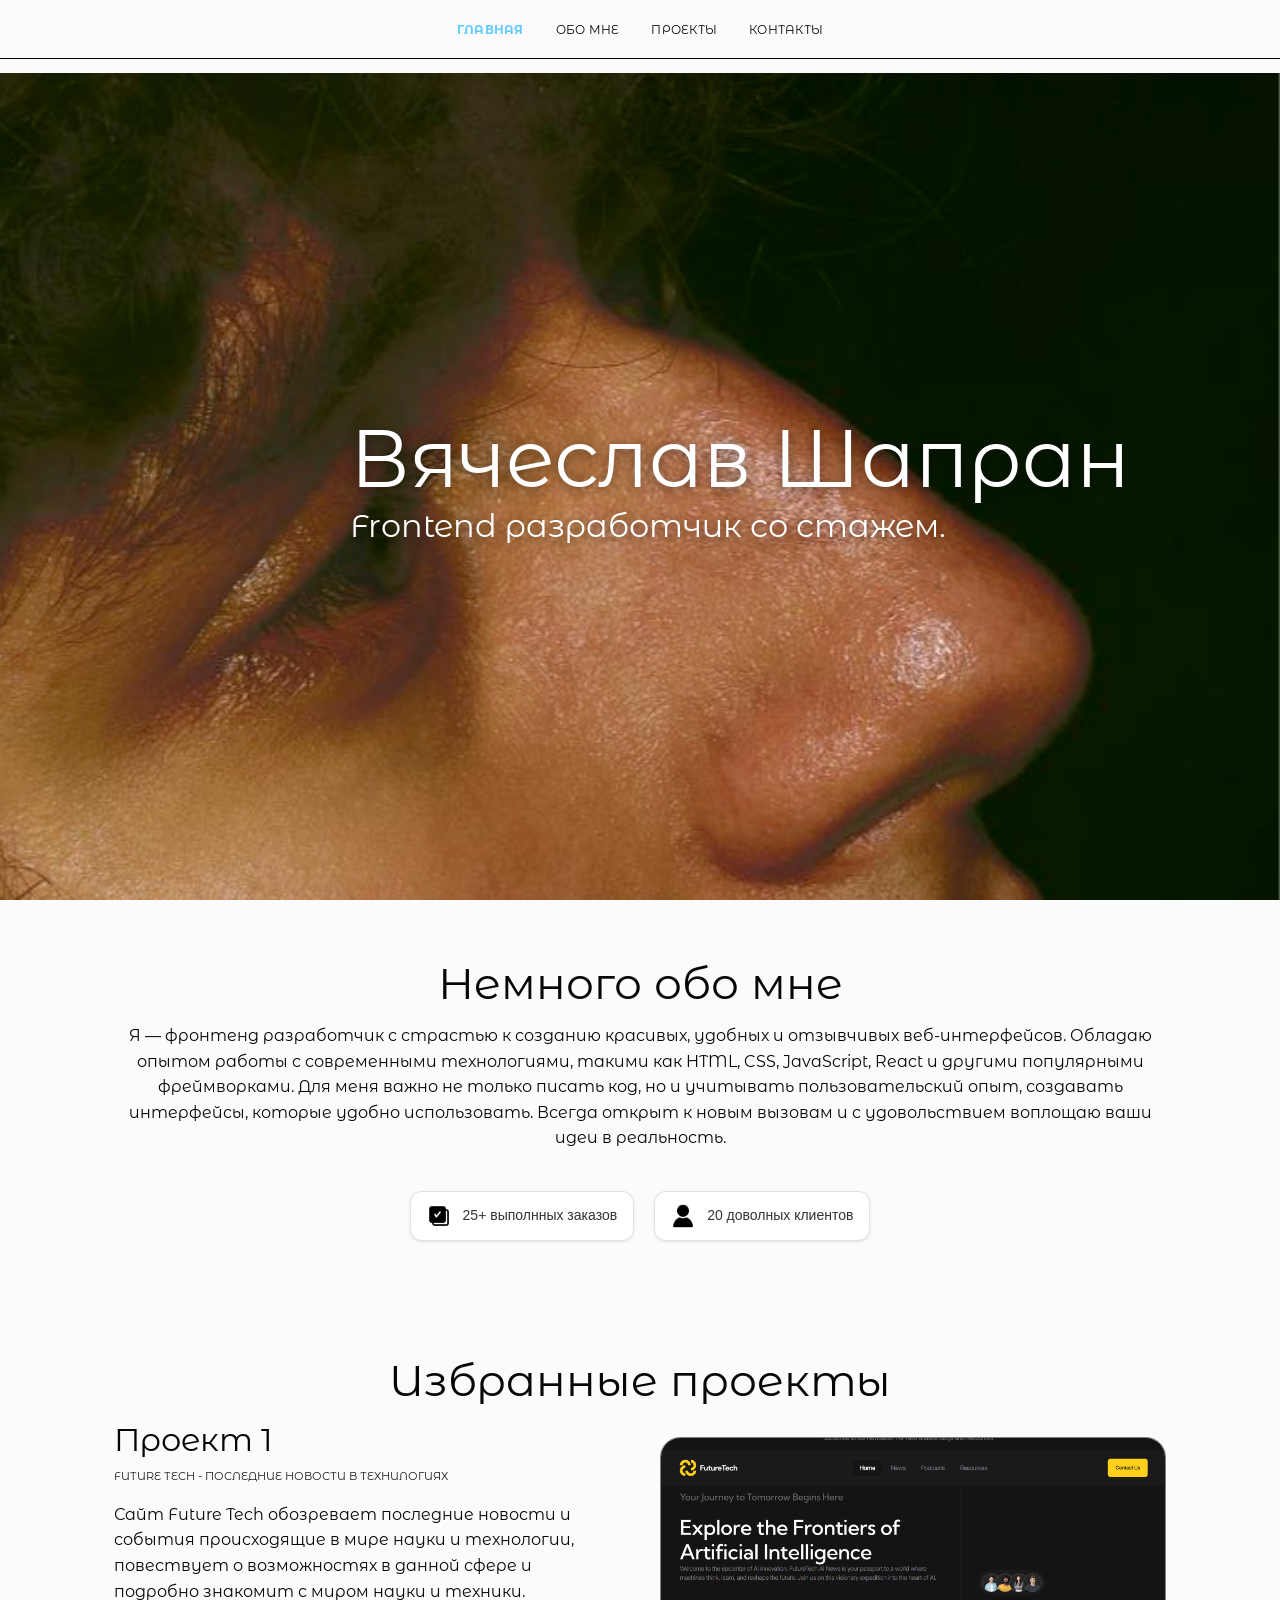
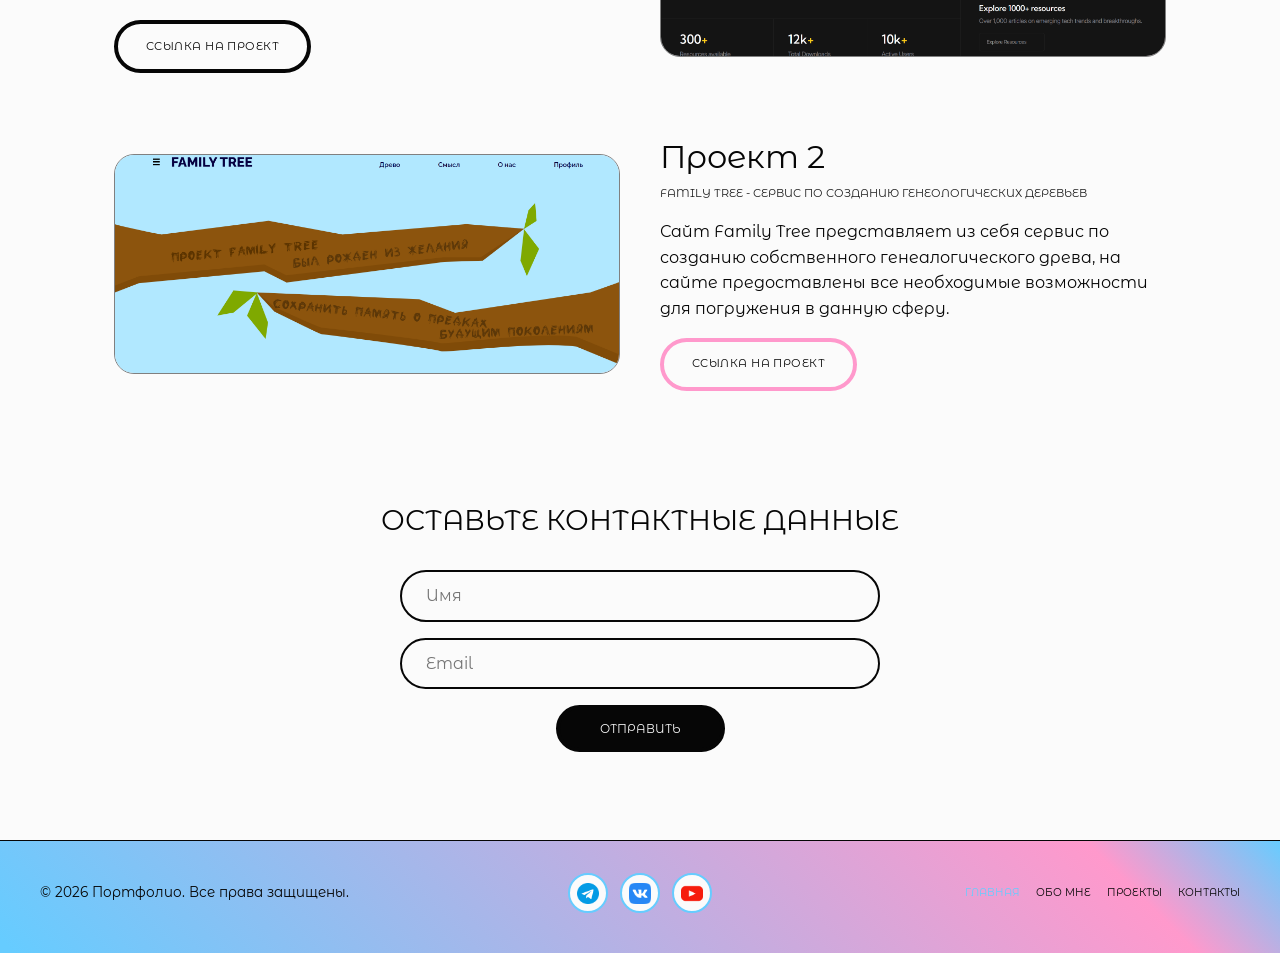
<file: index.html>
<!DOCTYPE html>
<html lang="ru">
  <head>
    <meta charset="UTF-8" />
    <meta name="viewport" content="width=device-width, initial-scale=1.0" />
    <title>Портфолио — Главная</title>
    <link rel="stylesheet" href="css/styles.css" />
  </head>
  <body class="has-fixed-header">
    <header class="site-header">
      <div class="site-header__inner">
        <nav aria-label="Основная навигация">
          <ul class="nav-main">
            <li><a href="index.html" class="is-active">Главная</a></li>
            <li><a href="skills.html">Обо мне</a></li>
            <li><a href="projects.html">Проекты</a></li>
            <li><a href="contacts.html">Контакты</a></li>
          </ul>
        </nav>
      </div>
    </header>

    <main>
      <section class="hero-full">
        <div class="hero-box hero-box--home">
          <div class="hero-parallax" aria-hidden="true">
            <img id="heroMe" src="images/me.PNG" alt="" />
          </div>
          <h1 class="hero-overlay-text"><span class="hero-overlay-text-add">Вячеслав Шапран</span> Frontend разработчик со стажем.</h1>
        </div>
      </section>

      <section class="section">
        <div class="wrap text-center">
          <h1>Немного обо мне</h1>
          <p>
            Я — фронтенд разработчик с страстью к созданию красивых, удобных и отзывчивых веб-интерфейсов.
            Обладаю опытом работы с современными технологиями, такими как HTML, CSS, JavaScript, React и другими популярными фреймворками.
            Для меня важно не только писать код, но и учитывать пользовательский опыт, создавать интерфейсы, которые удобно использовать.
            Всегда открыт к новым вызовам и с удовольствием воплощаю ваши идеи в реальность.
          </p>
        </div>

        <div class="alert-wrapper">
          <div class="alert-box">
            <img class="alert-icon" src="images/check.png" alt="check" />
            <div class="alert-text">25+ выполнных заказов</div>
          </div>
          <div class="alert-box">
            <img class="alert-icon" src="images/human.png" alt="human" />
            <div class="alert-text">20 доволных клиентов</div>
          </div>
        </div>
      </section>
              
      <section class="section" id="projects">
        <div class="wrap text-center">
          <h1>Избранные проекты</h1>
        </div>
        <div class="wrap">
          <div class="project-row">
            
            <div class="project-row__text">
            
              <h2>Проект 1</h2>
              <p class="project-row__subtitle">Future Tech - последние новости в технилогиях</p>
              <p>
                Сайт Future Tech обозревает последние новости и события происходящие в мире науки и технологии, повествует о возможностях в данной сфере и подробно знакомит с миром науки и техники.
              </p>
              <a class="btn-pill" href="project-1.html">ссылка на проект</a>
            </div>
            <div class="project-row__preview">
              <div class="preview-box">
                <img src="images/example_1.png" alt="Превью проекта 1" />
              </div>
            </div>
          </div>

          <div class="project-row project-row--reverse">
            <div class="project-row__text">
              <h2>Проект 2</h2>
              <p class="project-row__subtitle">Family Tree - Сервис по созданию генеологических деревьев</p>
              <p>
                Сайт Family Tree представляет из себя сервис по созданию собственного генеалогического древа, на сайте предоставлены все необходимые возможности для погружения в данную сферу.
              </p>
              <a class="btn-pill btn-pill--accent" href="project-2.html">ссылка на проект</a>
            </div>
            <div class="project-row__preview">
              <div class="preview-box">
                <img src="images/example_2.png" alt="Превью проекта 2" />
              </div>
            </div>
          </div>
        </div>
      </section>

      <section class="section" id="contact">
        <div class="wrap">
          <h2 class="contact-block__title">Оставьте контактные данные</h2>
          <form class="form-inline" action="#" method="post">
            <label class="visually-hidden" for="name">Имя</label>
            <input class="input-pill" id="name" name="name" type="text" placeholder="Имя" autocomplete="name" />
            <label class="visually-hidden" for="email">Email</label>
            <input class="input-pill" id="email" name="email" type="email" placeholder="Email" autocomplete="email" />
            <button class="btn-submit" type="submit">Отправить</button>
          </form>
        </div>
      </section>
    </main>

    <footer class="site-footer">
      <div class="site-footer__inner">
        <div class="footer-left">
          <span>© 2026 Портфолио. Все права защищены.</span>
        </div>
        <div class="footer-center">
          <a class="social-circle" href="#" aria-label="Telegram">
            <img src="images/tg.png" alt="TG" />
          </a>
          <a class="social-circle" href="#" aria-label="VK">
            <img src="images/vk.png" alt="VK" />
          </a>
          <a class="social-circle" href="#" aria-label="YouTube">
            <img src="images/youtube.png" alt="YouTube" />
          </a>
        </div>
        <nav class="footer-right" aria-label="Подвал">
          <a href="index.html" class="is-active">Главная</a>
          <a href="skills.html">Обо мне</a>
          <a href="projects.html">Проекты</a>
          <a href="contacts.html">Контакты</a>
        </nav>
      </div>
    </footer>

    <script>
      (function () {
        var el = document.getElementById("heroMe");
        if (!el) return;
        var prefersReduced =
          window.matchMedia && window.matchMedia("(prefers-reduced-motion: reduce)").matches;
        if (prefersReduced) return;
        var speed = 0.25;

        function update() {
          var rect = el.getBoundingClientRect();
          var center = (window.innerHeight || document.documentElement.clientHeight) / 2;
          var dist = rect.top + rect.height / 2 - center;
          el.style.transform = "translate3d(0," + -dist * speed + "px,0)";
        }

        update();
        window.addEventListener("scroll", update, { passive: true });
        window.addEventListener("resize", update);
      })();
    </script>
  </body>
</html>
</file>
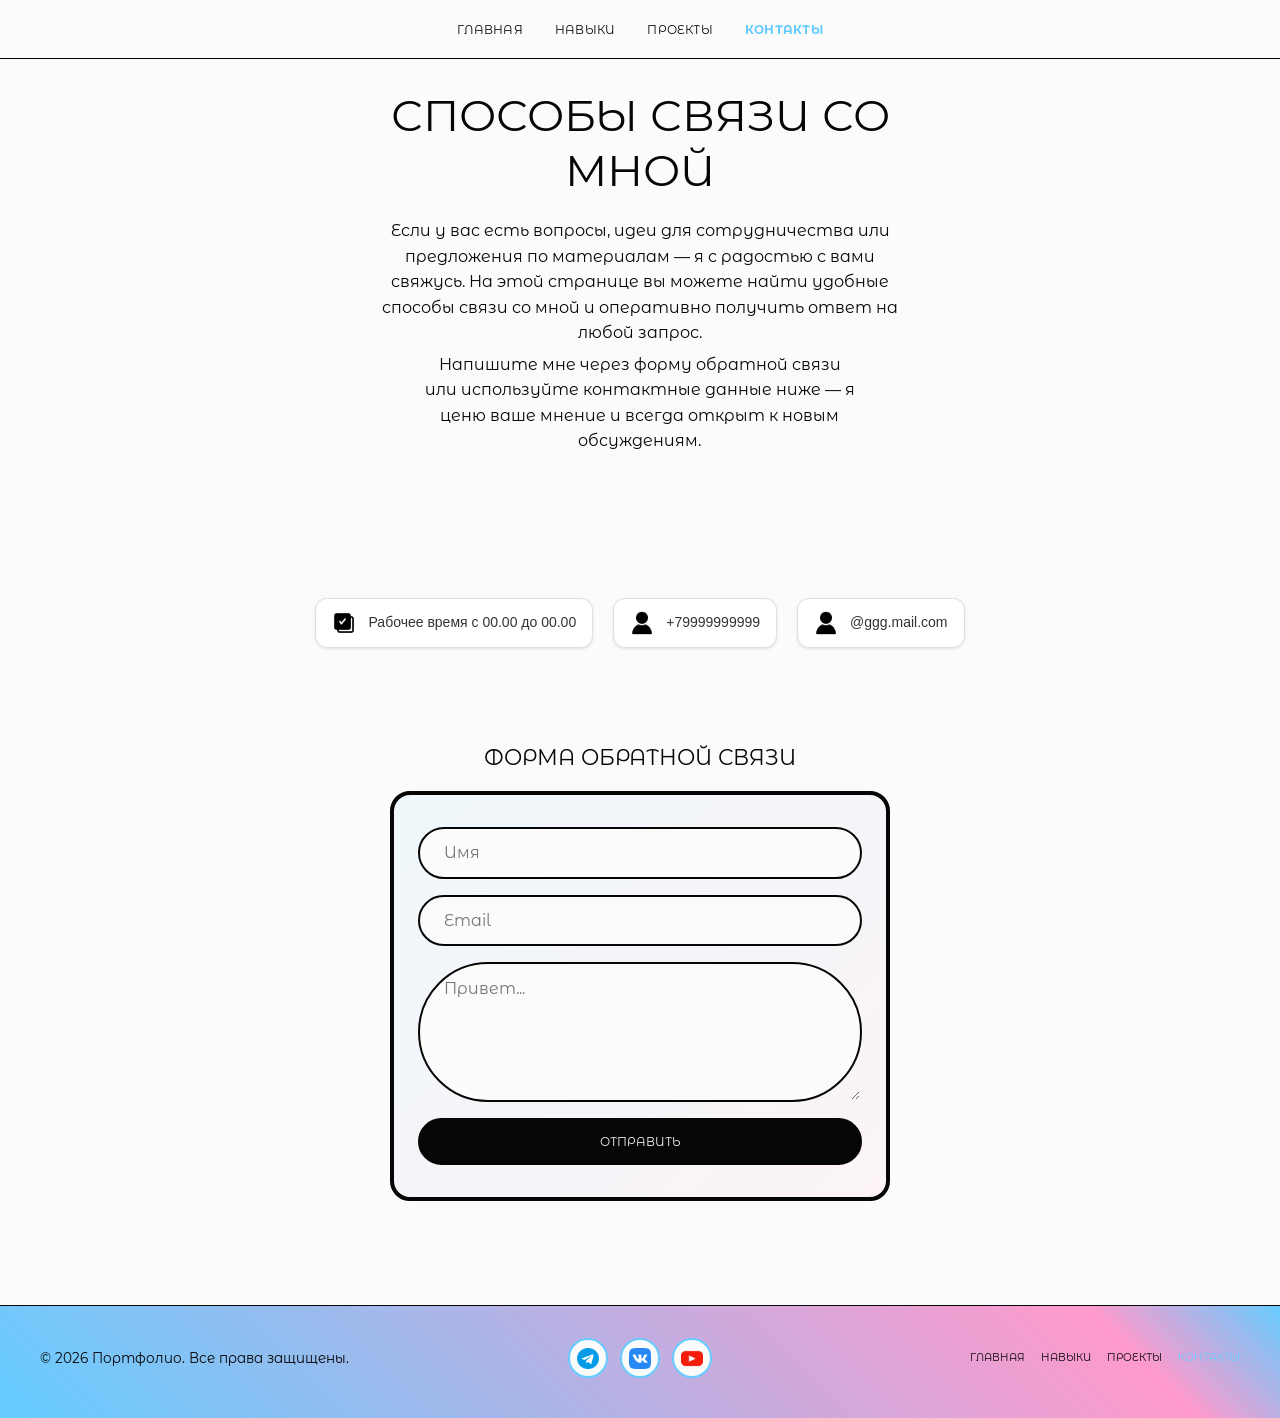
<file: contacts.html>
<!DOCTYPE html>
<html lang="ru">
  <head>
    <meta charset="UTF-8" />
    <meta name="viewport" content="width=device-width, initial-scale=1.0" />
    <title>Контакты — Портфолио</title>
    <link rel="stylesheet" href="css/styles.css" />
  </head>
  <body class="has-fixed-header">
    <header class="site-header">
      <div class="site-header__inner">
        <nav aria-label="Основная навигация">
          <ul class="nav-main">
            <li><a href="index.html">Главная</a></li>
            <li><a href="skills.html">Навыки</a></li>
            <li><a href="projects.html">Проекты</a></li>
            <li><a href="contacts.html" class="is-active">Контакты</a></li>
          </ul>
        </nav>
      </div>
    </header>

    <main>
      <section class="contact-hero">
        <h1>Способы связи со мной</h1>
        <div class="inverted-text">
          <p>
            Если у вас есть вопросы, идеи для сотрудничества или предложения по материалам — я с радостью с вами свяжусь. На этой странице вы можете найти удобные способы связи со мной и оперативно получить ответ на любой запрос.
          </p>
          <p>
            Напишите мне через форму обратной связи или используйте контактные данные ниже — я ценю ваше мнение и всегда открыт к новым обсуждениям.
          </p>
        </div>
      </section>


       <section class="section" id="projects">
          <div class="alert-wrapper">
            <div class="alert-box">
              <img class="alert-icon" src="images/check.png" alt="check" />
              <div class="alert-text">Рабочее время с 00.00 до 00.00</div>
            </div>
            <div class="alert-box">
              <img class="alert-icon" src="images/human.png" alt="human" />
              <div class="alert-text">+79999999999</div>
            </div>
            <div class="alert-box">
              <img class="alert-icon" src="images/human.png" alt="human" />
              <div class="alert-text">@ggg.mail.com</div>
            </div>
          </div>
        </section>

      <section class="contacts-grid" aria-label="Контакты и форма обратной связи">


        <div class="contacts-grid__right">
          <h2 class="contacts-form-title">Форма обратной связи</h2>
          <div class="feedback-square">
            <form class="feedback-form" action="#" method="post">
              <label class="visually-hidden" for="fb-name">Имя</label>
              <input
                class="input-pill"
                id="fb-name"
                name="name"
                type="text"
                placeholder="Имя"
                autocomplete="name"
                required
              />

              <label class="visually-hidden" for="fb-email">Email</label>
              <input
                class="input-pill"
                id="fb-email"
                name="email"
                type="email"
                placeholder="Email"
                autocomplete="email"
                required
              />

              <label class="visually-hidden" for="fb-message">Сообщение</label>
              <textarea
                class="textarea-pill"
                id="fb-message"
                name="message"
                placeholder="Привет..."
                required
              ></textarea>

              <button class="btn-submit" type="submit">Отправить</button>
            </form>
          </div>
        </div>
      </section>
    </main>

    <footer class="site-footer">
      <div class="site-footer__inner">
        <div class="footer-left">
          <span>© 2026 Портфолио. Все права защищены.</span>
        </div>
        <div class="footer-center">
          <a class="social-circle" href="#" aria-label="Telegram">
            <img src="images/tg.png" alt="TG" />
          </a>
          <a class="social-circle" href="#" aria-label="VK">
            <img src="images/vk.png" alt="VK" />
          </a>
          <a class="social-circle" href="#" aria-label="YouTube">
            <img src="images/youtube.png" alt="YouTube" />
          </a>
        </div>
        <nav class="footer-right" aria-label="Подвал">
          <a href="index.html">Главная</a>
          <a href="skills.html">Навыки</a>
          <a href="projects.html">Проекты</a>
          <a href="contacts.html" class="is-active">Контакты</a>
        </nav>
      </div>
    </footer>
  </body>
</html>
</file>
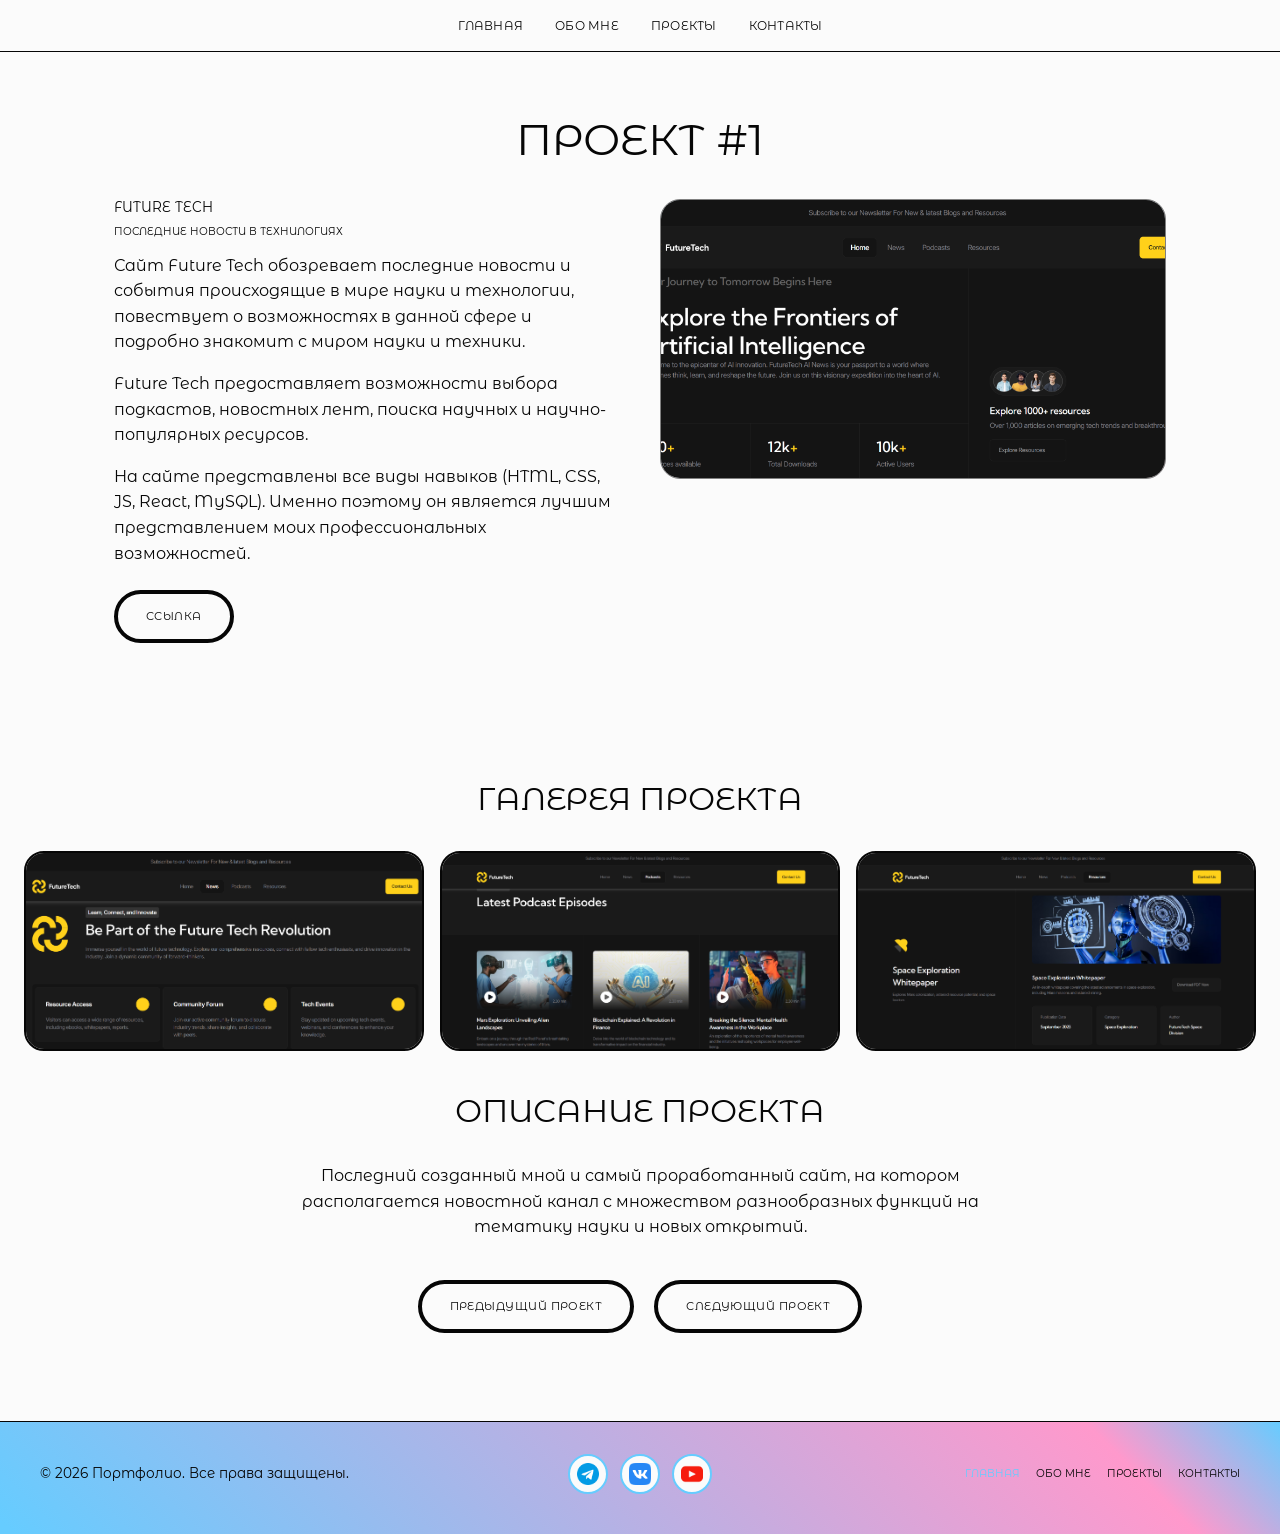
<file: project-1.html>
<!DOCTYPE html>
<html lang="ru">
<head>
  <meta charset="UTF-8" />
  <title>Проект 1 – Future Tech</title>
  <link rel="stylesheet" href="css/styles.css" />
</head>
<body class="has-fixed-header">
  <header class="site-header">
    <div class="site-header__inner">
      <nav class="nav-main">
        <a href="index.html">Главная</a>
        <a href="skills.html">Обо мне</a>
        <a href="projects.html">Проекты</a>
        <a href="contacts.html">Контакты</a>
      </nav>
    </div>
  </header>

  <main>
<section class="section section--tight-bott">
        <div class="wrap text-center">
          <h1 class="projects-page-title">Проект #1</h1>
        </div>
        <div class="wrap">
          <div class="featured-project">
            <div>
              <h2>Future Tech</h2>
              <p class="label">Последние новости в технилогиях</p>
              <p>
                Сайт Future Tech обозревает последние новости и события происходящие в мире науки и технологии, повествует о возможностях в данной сфере и подробно знакомит с миром науки и техники.
              </p>
              <p>
                Future Tech предоставляет возможности выбора подкастов, новостных лент, поиска научных и научно-популярных ресурсов.
              </p>
              <p>
                На сайте представлены все виды навыков (HTML, CSS, JS, React, MySQL). Именно поэтому он является лучшим представлением моих профессиональных возможностей.
              </p>
              <p class="featured-project__actions">
                <a class="btn-pill" href="#">Ссылка</a>
              </p>
            </div>
            <div class="featured-preview">
              <img src="images/example_1.png" alt="Проект #1" />
            </div>
          </div>
        </div>
      </section>

    <section class="section text-center">
      <div class="wrap">
        

        <!-- Галерея проекта -->
        <div class="project-gallery">
          <h2 class="projects-page-title">Галерея проекта</h2>
          <div class="project-gallery__images">
            <img src="images/rr1.png" alt="Пример 1" />
            <img src="images/rr2.png" alt="Пример 2" />
            <img src="images/rr3.png" alt="Пример 3" />
          </div>
        </div>

        <!-- Описание проекта -->
        <div class="project-description" style="margin-top: 2.5rem;">
          <h2 class="projects-page-title">Описание проекта</h2>
          <p class="lead" style="max-width: 700px; margin: 0 auto;">
            Последний созданный мной и самый проработанный сайт, на котором располагается новостной канал с множеством разнообразных функций на тематику науки и новых открытий. 
          </p>
        </div>

        <!-- Навигация между проектами -->
        <div class="project-nav" style="display: flex; justify-content: center; gap: 20px; margin-top: 2.5rem;">
          <a href="project-5.html" class="btn-pill">
            Предыдущий проект
          </a>
          <a href="project-2.html" class="btn-pill">
            Следующий проект
          </a>
        </div>
      </div>
    </section>
  </main>

  <footer class="site-footer">
      <div class="site-footer__inner">
        <div class="footer-left">
          <span>© 2026 Портфолио. Все права защищены.</span>
        </div>
        <div class="footer-center">
          <a class="social-circle" href="#" aria-label="Telegram">
            <img src="images/tg.png" alt="TG" />
          </a>
          <a class="social-circle" href="#" aria-label="VK">
            <img src="images/vk.png" alt="VK" />
          </a>
          <a class="social-circle" href="#" aria-label="YouTube">
            <img src="images/youtube.png" alt="YouTube" />
          </a>
        </div>
        <nav class="footer-right" aria-label="Подвал">
          <a href="index.html" class="is-active">Главная</a>
          <a href="skills.html">Обо мне</a>
          <a href="projects.html">Проекты</a>
          <a href="contacts.html">Контакты</a>
        </nav>
      </div>
    </footer>
</body>
</html>
</file>
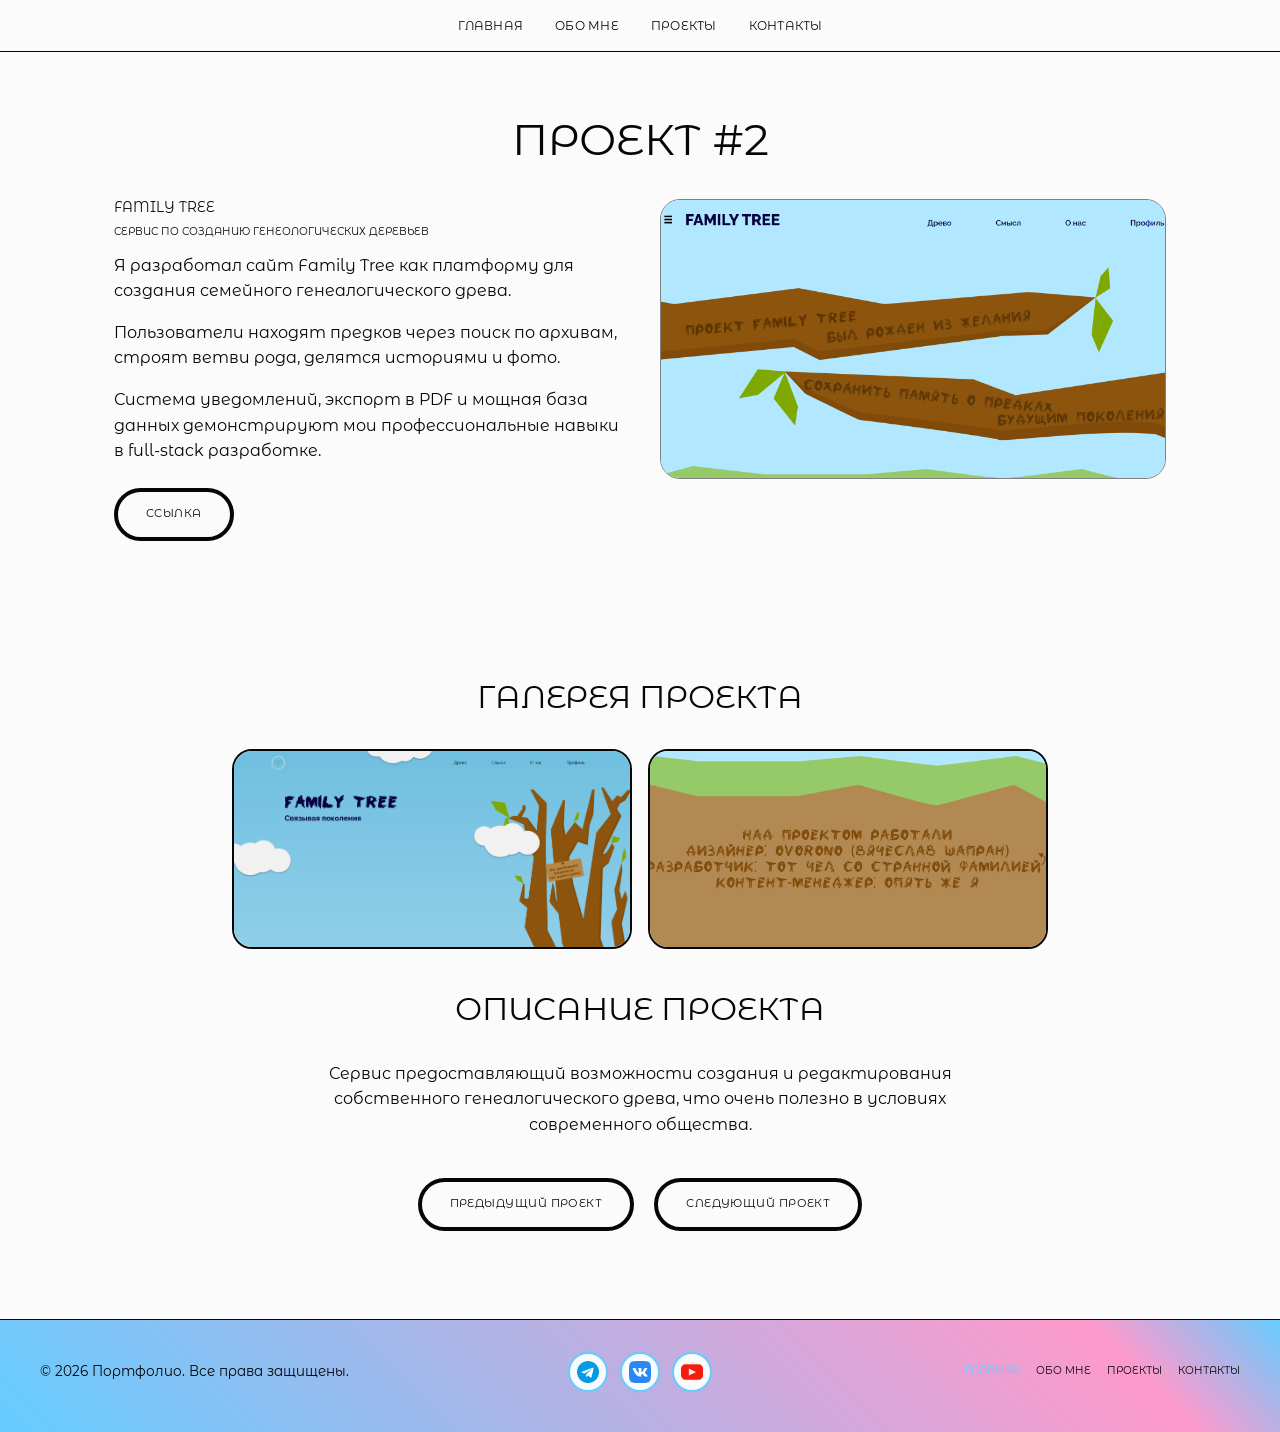
<file: project-2.html>
<!DOCTYPE html>
<html lang="ru">
<head>
  <meta charset="UTF-8" />
  <title>Проект 1 – Future Tech</title>
  <link rel="stylesheet" href="css/styles.css" />
</head>
<body class="has-fixed-header">
  <header class="site-header">
    <div class="site-header__inner">
      <nav class="nav-main">
        <a href="index.html">Главная</a>
        <a href="skills.html">Обо мне</a>
        <a href="projects.html">Проекты</a>
        <a href="contacts.html">Контакты</a>
      </nav>
    </div>
  </header>

  <main>
<section class="section section--tight-bott">
        <div class="wrap text-center">
          <h1 class="projects-page-title">Проект #2</h1>
        </div>
        <div class="wrap">
          <div class="featured-project">
            <div>
              <h2>Family Tree</h2>
              <p class="label">Сервис по созданию генеологических деревьев</p>
              <p>
                Я разработал сайт Family Tree как платформу для создания семейного генеалогического древа.
              </p>
              <p>
                Пользователи находят предков через поиск по архивам, строят ветви рода, делятся историями и фото.
              </p>
              <p>
                Система уведомлений, экспорт в PDF и мощная база данных демонстрируют мои профессиональные навыки в full-stack разработке.
              </p>
              <p class="featured-project__actions">
                <a class="btn-pill" href="#">Ссылка</a>
              </p>
            </div>
            <div class="featured-preview">
              <img src="images/example_2.png" alt="Проект #1" />
            </div>
          </div>
        </div>
      </section>

    <section class="section text-center">
      <div class="wrap">
        

        <!-- Галерея проекта -->
        <div class="project-gallery">
          <h2 class="projects-page-title">Галерея проекта</h2>
          <div class="project-gallery__images">
            <img src="images/tt1.png" alt="Пример 1" />
            <img src="images/tt2.png" alt="Пример 2" />
          </div>
        </div>

        <!-- Описание проекта -->
        <div class="project-description" style="margin-top: 2.5rem;">
          <h2 class="projects-page-title">Описание проекта</h2>
          <p class="lead" style="max-width: 700px; margin: 0 auto;">
            Сервис предоставляющий возможности создания и редактирования собственного генеалогического древа, что очень полезно в условиях современного общества.
          </p>
        </div>

        <!-- Навигация между проектами -->
        <div class="project-nav" style="display: flex; justify-content: center; gap: 20px; margin-top: 2.5rem;">
          <a href="project-1.html" class="btn-pill">
            Предыдущий проект
          </a>
          <a href="project-3.html" class="btn-pill">
            Следующий проект
          </a>
        </div>
      </div>
    </section>
  </main>

  <footer class="site-footer">
      <div class="site-footer__inner">
        <div class="footer-left">
          <span>© 2026 Портфолио. Все права защищены.</span>
        </div>
        <div class="footer-center">
          <a class="social-circle" href="#" aria-label="Telegram">
            <img src="images/tg.png" alt="TG" />
          </a>
          <a class="social-circle" href="#" aria-label="VK">
            <img src="images/vk.png" alt="VK" />
          </a>
          <a class="social-circle" href="#" aria-label="YouTube">
            <img src="images/youtube.png" alt="YouTube" />
          </a>
        </div>
        <nav class="footer-right" aria-label="Подвал">
          <a href="index.html" class="is-active">Главная</a>
          <a href="skills.html">Обо мне</a>
          <a href="projects.html">Проекты</a>
          <a href="contacts.html">Контакты</a>
        </nav>
      </div>
    </footer>
</body>
</html>
</file>
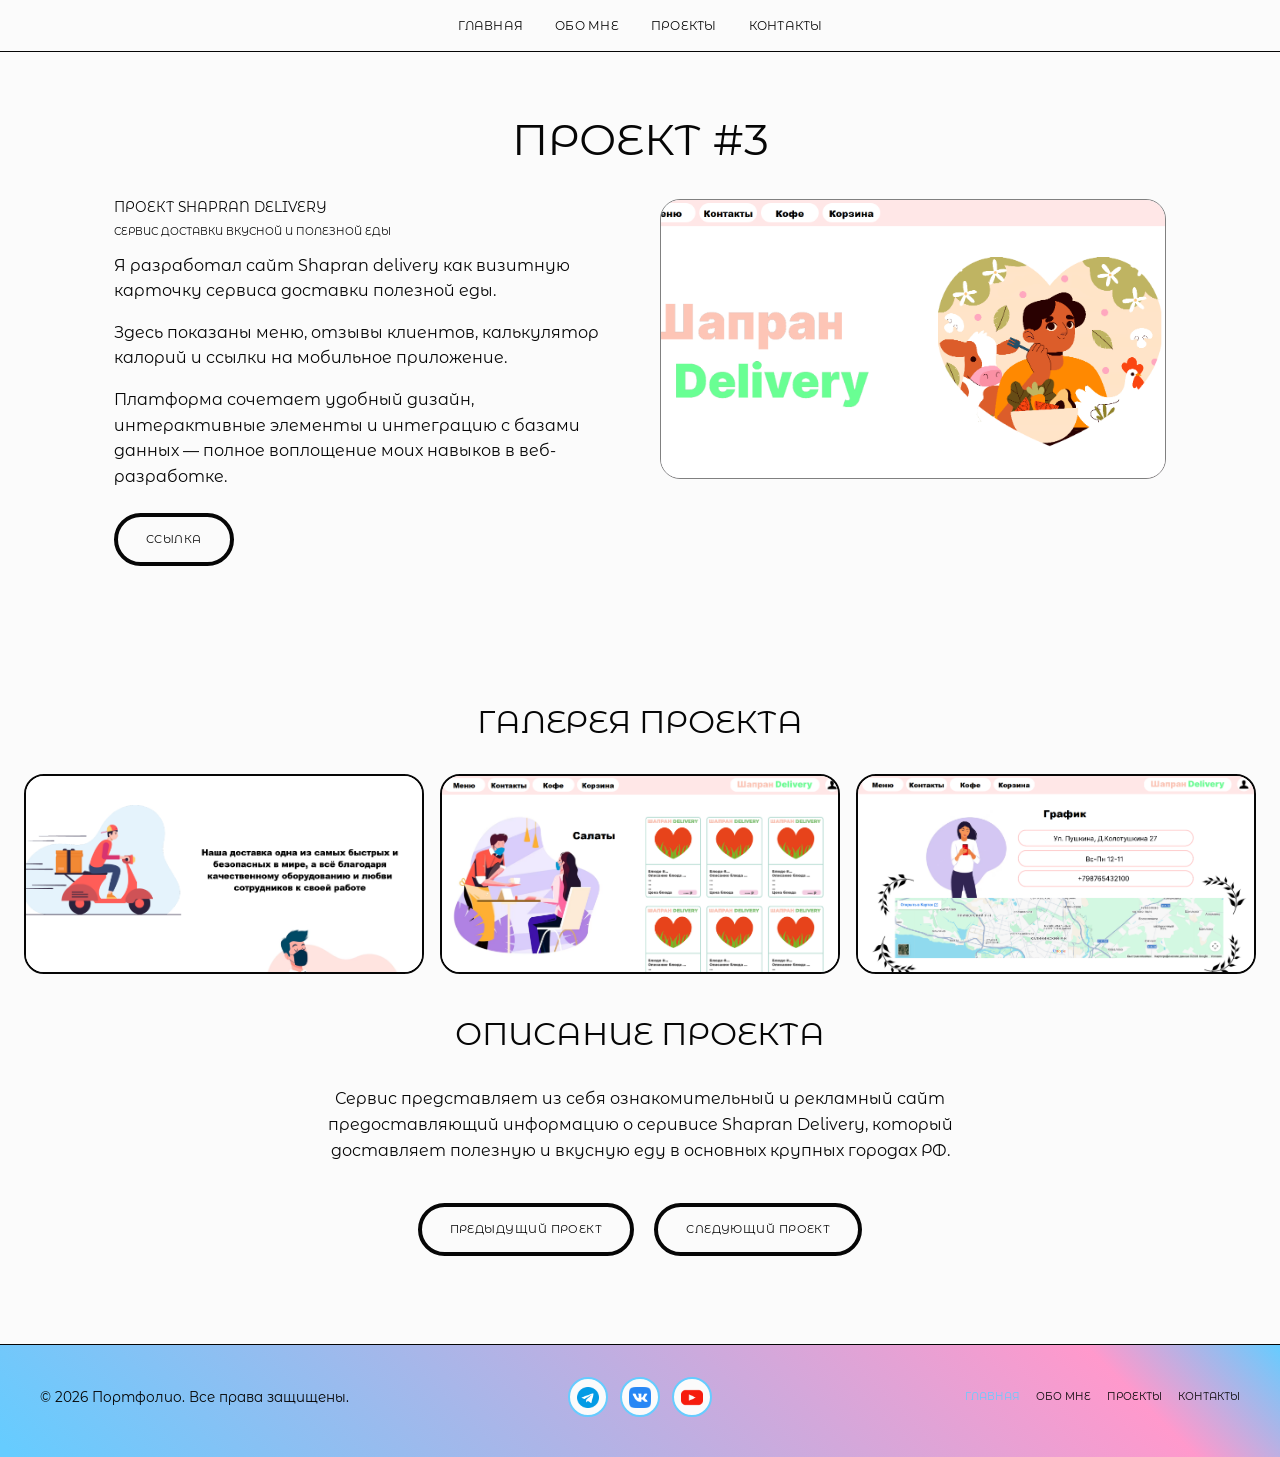
<file: project-3.html>
<!DOCTYPE html>
<html lang="ru">
<head>
  <meta charset="UTF-8" />
  <title>Проект 1 – Future Tech</title>
  <link rel="stylesheet" href="css/styles.css" />
</head>
<body class="has-fixed-header">
  <header class="site-header">
    <div class="site-header__inner">
      <nav class="nav-main">
        <a href="index.html">Главная</a>
        <a href="skills.html">Обо мне</a>
        <a href="projects.html">Проекты</a>
        <a href="contacts.html">Контакты</a>
      </nav>
    </div>
  </header>

  <main>
<section class="section section--tight-bott">
        <div class="wrap text-center">
          <h1 class="projects-page-title">Проект #3</h1>
        </div>
        <div class="wrap">
          <div class="featured-project">
            <div>
              <h2>Проект Shapran delivery</h2>
              <p class="label">Сервис доставки вкусной и полезной еды</p>
              <p>
                Я разработал сайт Shapran delivery как визитную карточку сервиса доставки полезной еды.
              <p>
                Здесь показаны меню, отзывы клиентов, калькулятор калорий и ссылки на мобильное приложение.
              </p>
              <p>
                Платформа сочетает удобный дизайн, интерактивные элементы и интеграцию с базами данных — полное воплощение моих навыков в веб-разработке.
              </p>
              <p class="featured-project__actions">
                <a class="btn-pill" href="#">Ссылка</a>
              </p>
            </div>
            <div class="featured-preview">
              <img src="images/example_3.png" alt="Проект #1" />
            </div>
          </div>
        </div>
      </section>

    <section class="section text-center">
      <div class="wrap">
        

        <!-- Галерея проекта -->
        <div class="project-gallery">
          <h2 class="projects-page-title">Галерея проекта</h2>
          <div class="project-gallery__images">
            <img src="images/qq1.png" alt="Пример 1" />
            <img src="images/qq2.png" alt="Пример 2" />
            <img src="images/qq3.png" alt="Пример 3" />
          </div>
        </div>

        <!-- Описание проекта -->
        <div class="project-description" style="margin-top: 2.5rem;">
          <h2 class="projects-page-title">Описание проекта</h2>
          <p class="lead" style="max-width: 700px; margin: 0 auto;">
            Сервис представляет из себя ознакомительный и рекламный сайт предоставляющий информацию о серивисе Shapran Delivery, который доставляет полезную и вкусную еду в основных крупных городах РФ.
          </p>
        </div>

        <!-- Навигация между проектами -->
        <div class="project-nav" style="display: flex; justify-content: center; gap: 20px; margin-top: 2.5rem;">
          <a href="project-2.html" class="btn-pill">
            Предыдущий проект
          </a>
          <a href="project-4.html" class="btn-pill">
            Следующий проект
          </a>
        </div>
      </div>
    </section>
  </main>

  <footer class="site-footer">
      <div class="site-footer__inner">
        <div class="footer-left">
          <span>© 2026 Портфолио. Все права защищены.</span>
        </div>
        <div class="footer-center">
          <a class="social-circle" href="#" aria-label="Telegram">
            <img src="images/tg.png" alt="TG" />
          </a>
          <a class="social-circle" href="#" aria-label="VK">
            <img src="images/vk.png" alt="VK" />
          </a>
          <a class="social-circle" href="#" aria-label="YouTube">
            <img src="images/youtube.png" alt="YouTube" />
          </a>
        </div>
        <nav class="footer-right" aria-label="Подвал">
          <a href="index.html" class="is-active">Главная</a>
          <a href="skills.html">Обо мне</a>
          <a href="projects.html">Проекты</a>
          <a href="contacts.html">Контакты</a>
        </nav>
      </div>
    </footer>
</body>
</html>
</file>
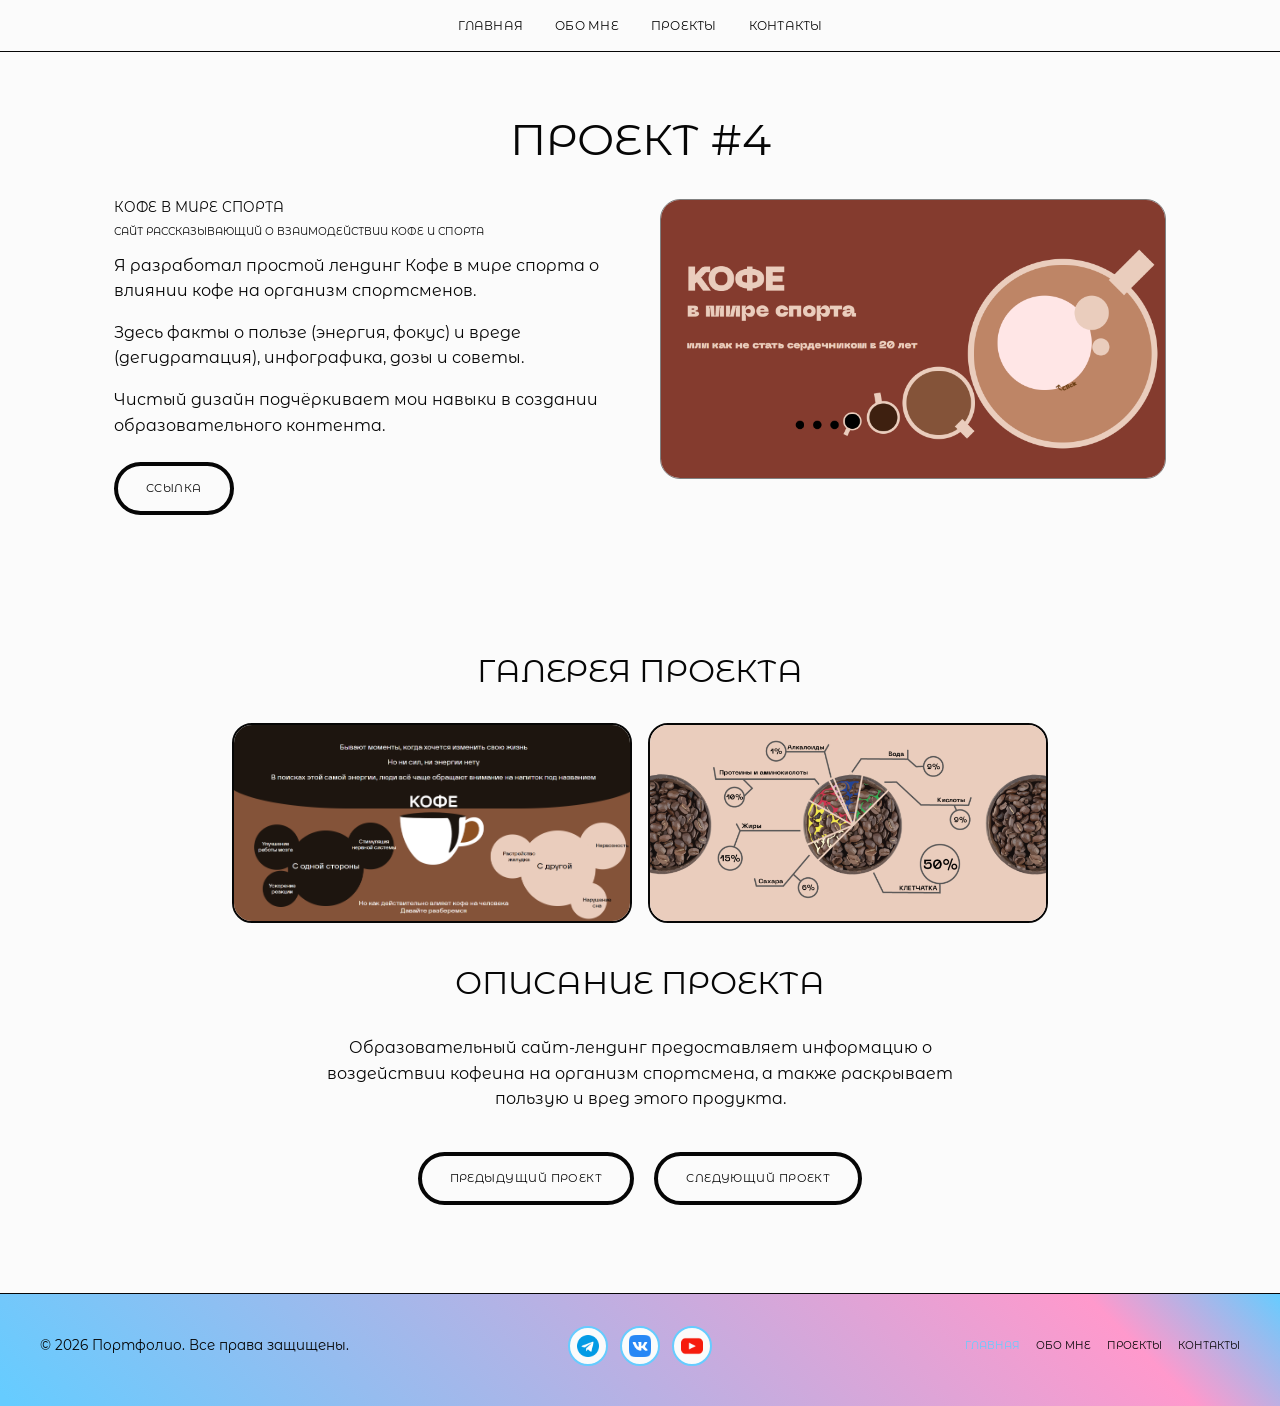
<file: project-4.html>
<!DOCTYPE html>
<html lang="ru">
<head>
  <meta charset="UTF-8" />
  <title>Проект 1 – Future Tech</title>
  <link rel="stylesheet" href="css/styles.css" />
</head>
<body class="has-fixed-header">
  <header class="site-header">
    <div class="site-header__inner">
      <nav class="nav-main">
        <a href="index.html">Главная</a>
        <a href="skills.html">Обо мне</a>
        <a href="projects.html">Проекты</a>
        <a href="contacts.html">Контакты</a>
      </nav>
    </div>
  </header>

  <main>
<section class="section section--tight-bott">
        <div class="wrap text-center">
          <h1 class="projects-page-title">Проект #4</h1>
        </div>
        <div class="wrap">
          <div class="featured-project">
            <div>
              <h2>Кофе в мире спорта</h2>
              <p class="label">Сайт рассказывающий о взаимодействии кофе и спорта</p>
              <p>
                Я разработал простой лендинг Кофе в мире спорта о влиянии кофе на организм спортсменов.
              </p>
              <p>
                Здесь факты о пользе (энергия, фокус) и вреде (дегидратация), инфографика, дозы и советы.
              </p>
              <p>
                Чистый дизайн подчёркивает мои навыки в создании образовательного контента.
              </p>
              <p class="featured-project__actions">
                <a class="btn-pill" href="#">Ссылка</a>
              </p>
            </div>
            <div class="featured-preview">
              <img src="images/example_4.png" alt="Проект #1" />
            </div>
          </div>
        </div>
      </section>

    <section class="section text-center">
      <div class="wrap">
        

        <!-- Галерея проекта -->
        <div class="project-gallery">
          <h2 class="projects-page-title">Галерея проекта</h2>
          <div class="project-gallery__images">
            <img src="images/ee1.png" alt="Пример 1" />
            <img src="images/ee2.png" alt="Пример 2" />
          </div>
        </div>

        <!-- Описание проекта -->
        <div class="project-description" style="margin-top: 2.5rem;">
          <h2 class="projects-page-title">Описание проекта</h2>
          <p class="lead" style="max-width: 700px; margin: 0 auto;">
            Образовательный сайт-лендинг предоставляет информацию о воздействии кофеина на организм спортсмена, а также раскрывает пользую и вред этого продукта.
          </p>
        </div>

        <!-- Навигация между проектами -->
        <div class="project-nav" style="display: flex; justify-content: center; gap: 20px; margin-top: 2.5rem;">
          <a href="project-3.html" class="btn-pill">
            Предыдущий проект
          </a>
          <a href="project-5.html" class="btn-pill">
            Следующий проект
          </a>
        </div>
      </div>
    </section>
  </main>

  <footer class="site-footer">
      <div class="site-footer__inner">
        <div class="footer-left">
          <span>© 2026 Портфолио. Все права защищены.</span>
        </div>
        <div class="footer-center">
          <a class="social-circle" href="#" aria-label="Telegram">
            <img src="images/tg.png" alt="TG" />
          </a>
          <a class="social-circle" href="#" aria-label="VK">
            <img src="images/vk.png" alt="VK" />
          </a>
          <a class="social-circle" href="#" aria-label="YouTube">
            <img src="images/youtube.png" alt="YouTube" />
          </a>
        </div>
        <nav class="footer-right" aria-label="Подвал">
          <a href="index.html" class="is-active">Главная</a>
          <a href="skills.html">Обо мне</a>
          <a href="projects.html">Проекты</a>
          <a href="contacts.html">Контакты</a>
        </nav>
      </div>
    </footer>
</body>
</html>
</file>
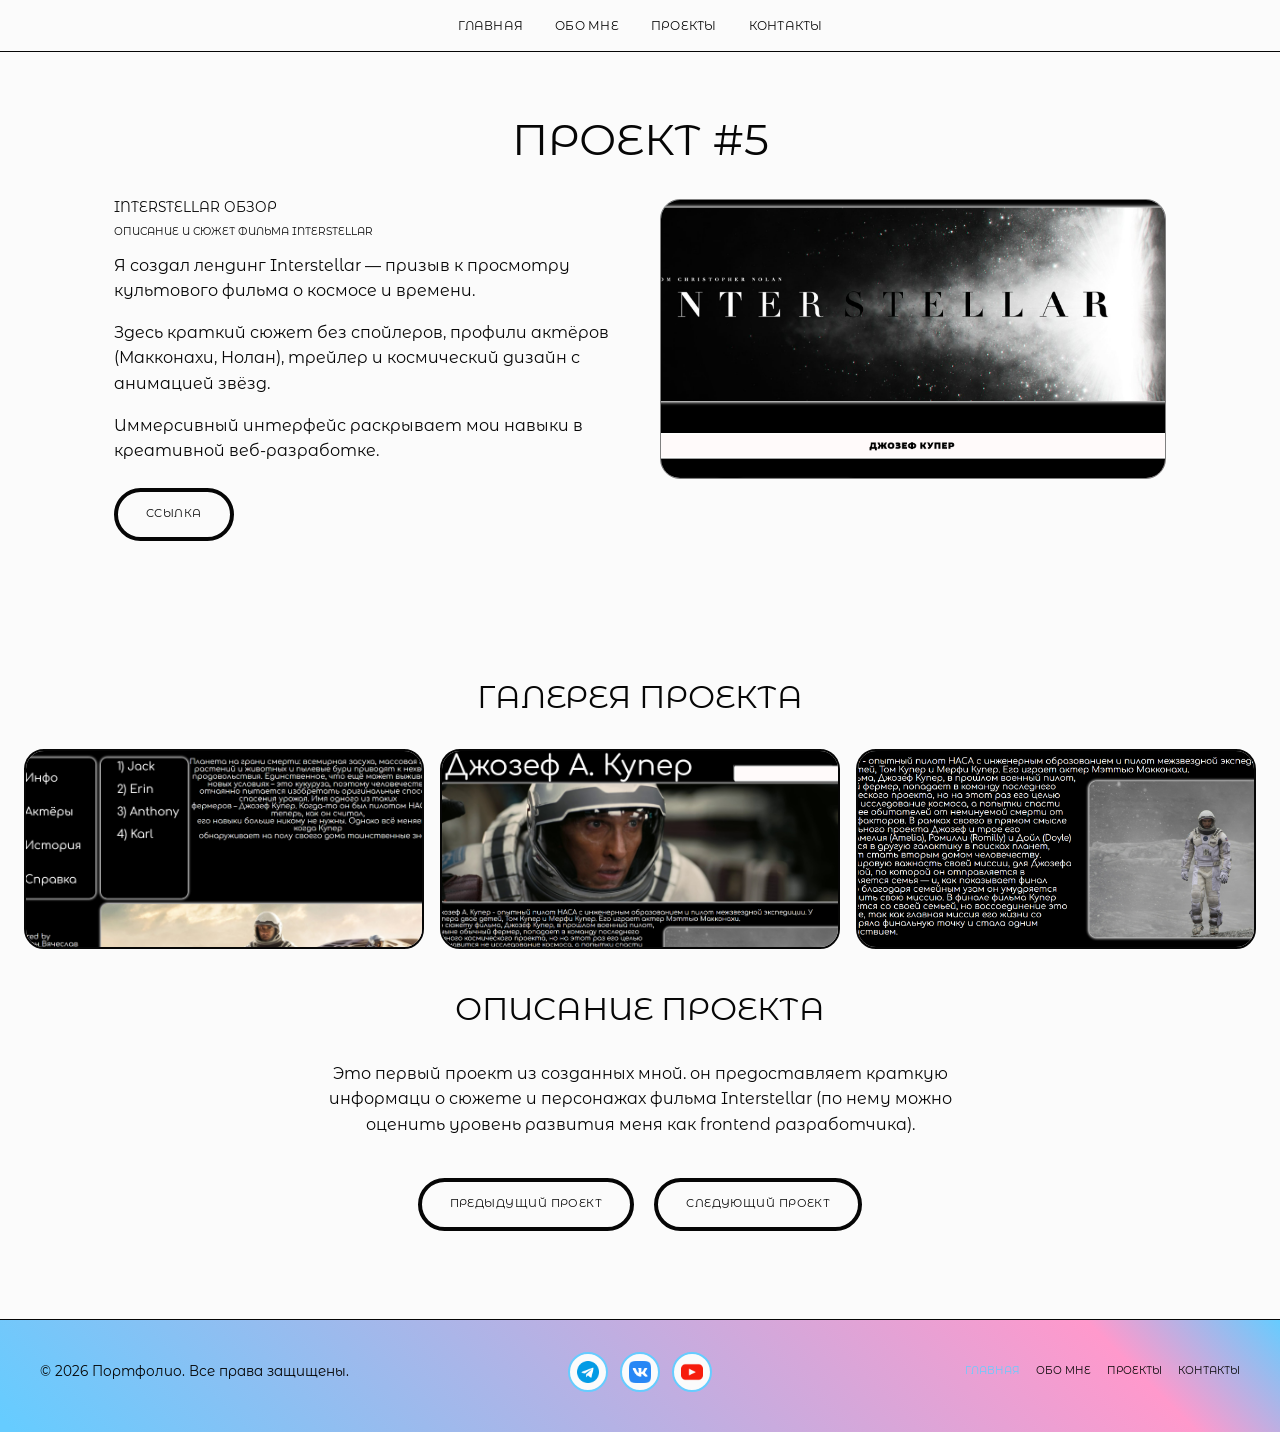
<file: project-5.html>
<!DOCTYPE html>
<html lang="ru">
<head>
  <meta charset="UTF-8" />
  <title>Проект 1 – Future Tech</title>
  <link rel="stylesheet" href="css/styles.css" />
</head>
<body class="has-fixed-header">
  <header class="site-header">
    <div class="site-header__inner">
      <nav class="nav-main">
        <a href="index.html">Главная</a>
        <a href="skills.html">Обо мне</a>
        <a href="projects.html">Проекты</a>
        <a href="contacts.html">Контакты</a>
      </nav>
    </div>
  </header>

  <main>
<section class="section section--tight-bott">
        <div class="wrap text-center">
          <h1 class="projects-page-title">Проект #5</h1>
        </div>
        <div class="wrap">
          <div class="featured-project">
            <div>
              <h2>Interstellar обзор</h2>
              <p class="label">Описание и сюжет фильма Interstellar</p>
              <p>
                Я создал лендинг Interstellar — призыв к просмотру культового фильма о космосе и времени. 
              </p>
              <p>
                Здесь краткий сюжет без спойлеров, профили актёров (Макконахи, Нолан), трейлер и космический дизайн с анимацией звёзд.
              </p>
              <p>
                 Иммерсивный интерфейс раскрывает мои навыки в креативной веб-разработке.
              </p>
              <p class="featured-project__actions">
                <a class="btn-pill" href="#">Ссылка</a>
              </p>
            </div>
            <div class="featured-preview">
              <img src="images/example_5.png" alt="Проект #1" />
            </div>
          </div>
        </div>
      </section>

    <section class="section text-center">
      <div class="wrap">
        

        <!-- Галерея проекта -->
        <div class="project-gallery">
          <h2 class="projects-page-title">Галерея проекта</h2>
          <div class="project-gallery__images">
            <img src="images/ww1.png" alt="Пример 1" />
            <img src="images/ww2.png" alt="Пример 2" />
            <img src="images/ww3.png" alt="Пример 3" />
          </div>
        </div>

        <!-- Описание проекта -->
        <div class="project-description" style="margin-top: 2.5rem;">
          <h2 class="projects-page-title">Описание проекта</h2>
          <p class="lead" style="max-width: 700px; margin: 0 auto;">
            Это первый проект из созданных мной. он предоставляет краткую информаци о сюжете и персонажах фильма Interstellar (по нему можно оценить уровень развития меня как frontend разработчика).
          </p>
        </div>

        <!-- Навигация между проектами -->
        <div class="project-nav" style="display: flex; justify-content: center; gap: 20px; margin-top: 2.5rem;">
          <a href="project-4.html" class="btn-pill">
            Предыдущий проект
          </a>
          <a href="project-1.html" class="btn-pill">
            Следующий проект
          </a>
        </div>
      </div>
    </section>
  </main>

  <footer class="site-footer">
      <div class="site-footer__inner">
        <div class="footer-left">
          <span>© 2026 Портфолио. Все права защищены.</span>
        </div>
        <div class="footer-center">
          <a class="social-circle" href="#" aria-label="Telegram">
            <img src="images/tg.png" alt="TG" />
          </a>
          <a class="social-circle" href="#" aria-label="VK">
            <img src="images/vk.png" alt="VK" />
          </a>
          <a class="social-circle" href="#" aria-label="YouTube">
            <img src="images/youtube.png" alt="YouTube" />
          </a>
        </div>
        <nav class="footer-right" aria-label="Подвал">
          <a href="index.html" class="is-active">Главная</a>
          <a href="skills.html">Обо мне</a>
          <a href="projects.html">Проекты</a>
          <a href="contacts.html">Контакты</a>
        </nav>
      </div>
    </footer>
</body>
</html>
</file>
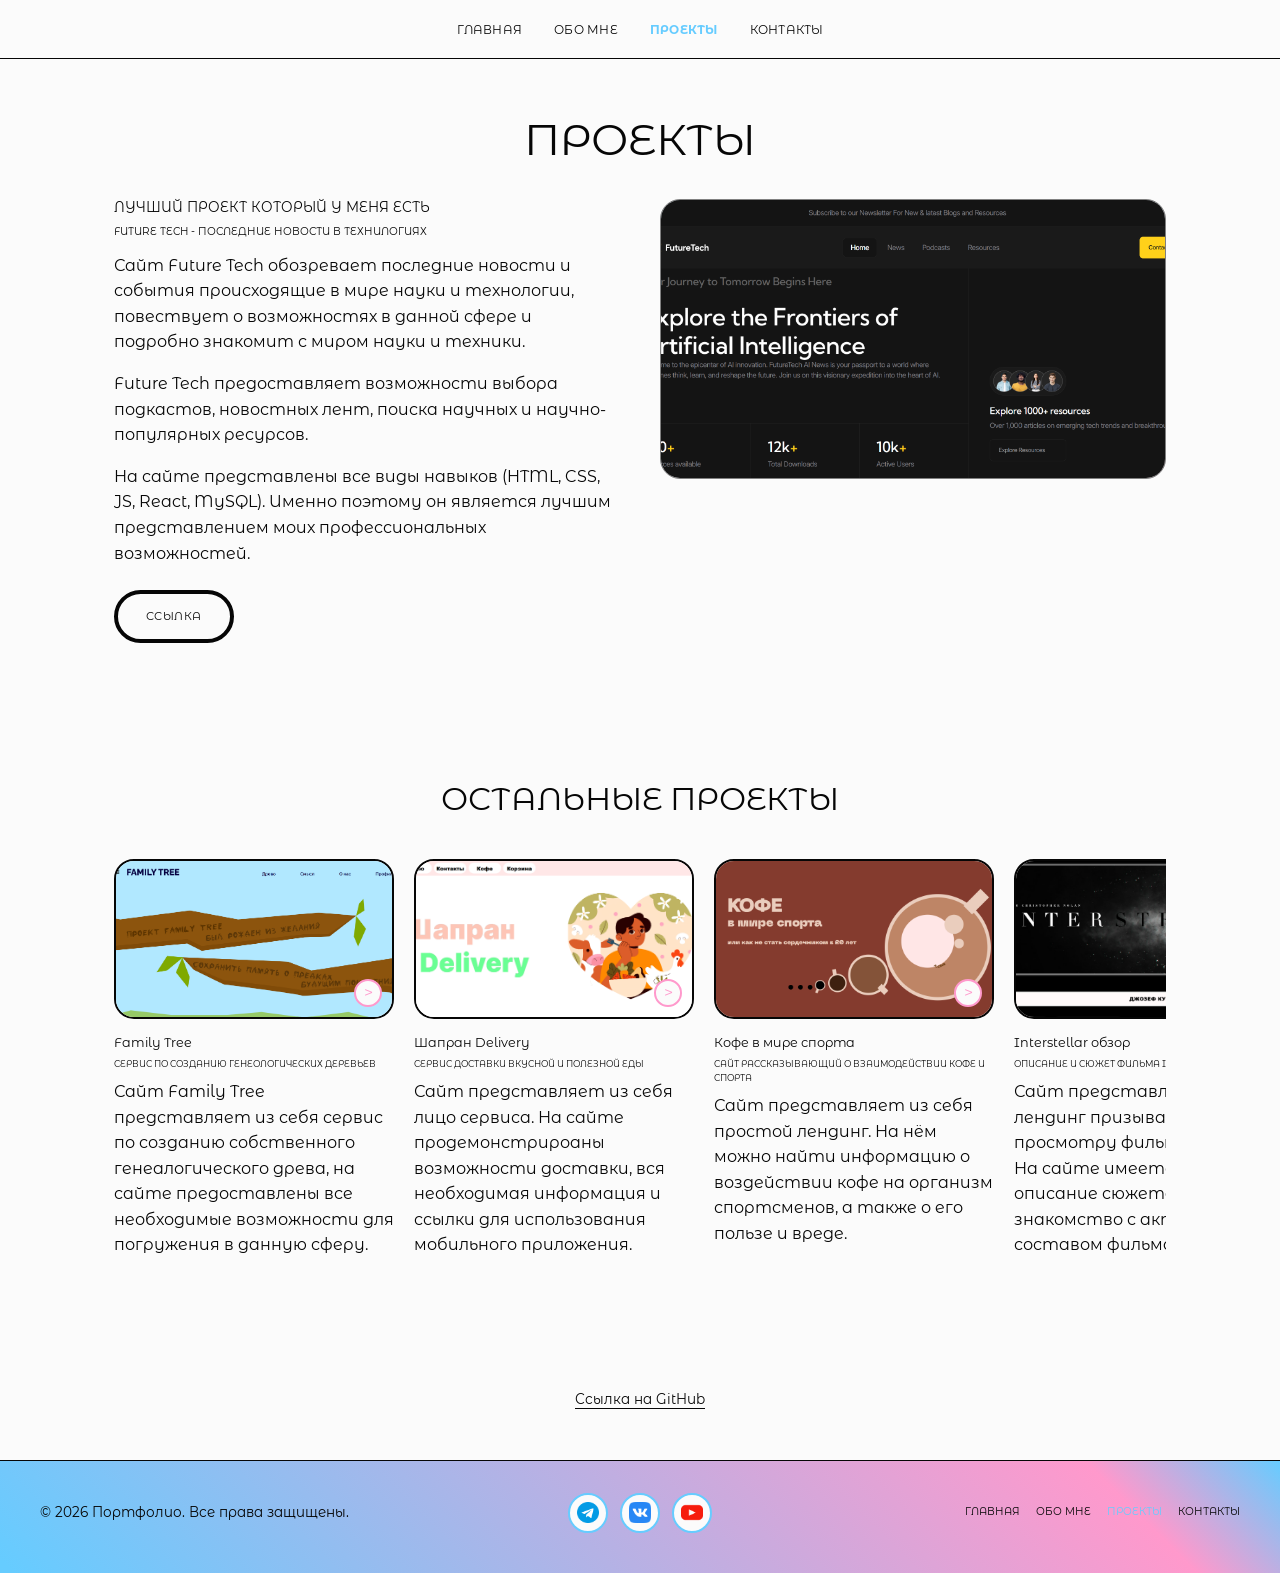
<file: projects.html>
<!DOCTYPE html>
<html lang="ru">
  <head>
    <meta charset="UTF-8" />
    <meta name="viewport" content="width=device-width, initial-scale=1.0" />
    <title>Проекты — Портфолио</title>
    <link rel="stylesheet" href="css/styles.css" />
  </head>
  <body class="has-fixed-header">
    <header class="site-header">
      <div class="site-header__inner">
        <nav aria-label="Основная навигация">
          <ul class="nav-main">
            <li><a href="index.html">Главная</a></li>
            <li><a href="skills.html">Обо мне</a></li>
            <li><a href="projects.html" class="is-active">Проекты</a></li>
            <li><a href="contacts.html">Контакты</a></li>
          </ul>
        </nav>
      </div>
    </header>

    <main>
      <section class="section section--tight-bott">
        <div class="wrap text-center">
          <h1 class="projects-page-title">Проекты</h1>
        </div>
        <div class="wrap">
          <div class="featured-project">
            <div>
              <h2>Лучший проект который у меня есть</h2>
              <p class="label">Future Tech - последние новости в технилогиях</p>
              <p>
                Сайт Future Tech обозревает последние новости и события происходящие в мире науки и технологии, повествует о возможностях в данной сфере и подробно знакомит с миром науки и техники.
              </p>
              <p>
                Future Tech предоставляет возможности выбора подкастов, новостных лент, поиска научных и научно-популярных ресурсов.
              </p>
              <p>
                На сайте представлены все виды навыков (HTML, CSS, JS, React, MySQL). Именно поэтому он является лучшим представлением моих профессиональных возможностей.
              </p>
              <p class="featured-project__actions">
                <a class="btn-pill" href="project-1.html">Ссылка</a>
              </p>
            </div>
            <div class="featured-preview">
              <img src="images/example_1.png" alt="Проект #1" />
            </div>
          </div>
        </div>
      </section>

      <section class="section">
        <div class="wrap">
          <h2 class="other-projects__title">Остальные проекты</h2>
          <div class="projects-carousel" role="list">
            <article class="project-card" role="listitem">
              <div class="project-card__img">
                <img src="images/example_2.png" alt="Проект #2" />
                <a class="project-card__badge" href="project-2.html" aria-label="Открыть проект #2">></a>
              </div>
              <h3>Family Tree</h3>
              <p class="label">Сервис по созданию генеологических деревьев</p>
              <p>
                Сайт Family Tree представляет из себя сервис по созданию собственного генеалогического древа, на сайте предоставлены все необходимые возможности для погружения в данную сферу.
              </p>
            </article>
            <article class="project-card" role="listitem">
              <div class="project-card__img">
                <img src="images/example_3.png" alt="Проект #3" />
                <a class="project-card__badge" href="project-3.html" aria-label="Открыть проект #3">></a>
              </div>
              <h3>Шапран Delivery</h3>
              <p class="label">Сервис доставки вкусной и полезной еды</p>
              <p>
                Сайт представляет из себя лицо сервиса. На сайте продемонстрироаны возможности доставки, вся необходимая информация и ссылки для использования мобильного приложения.
              </p>
            </article>
            <article class="project-card" role="listitem">
              <div class="project-card__img">
                <img src="images/example_4.png" alt="Проект #4" />
                <a class="project-card__badge" href="project-4.html" aria-label="Открыть проект #4">></a>
              </div>
              <h3>Кофе в мире спорта</h3>
              <p class="label">Сайт рассказывающий о взаимодействии кофе и спорта</p>
              <p>
                Сайт представляет из себя простой лендинг. На нём можно найти информацию о воздействии кофе на организм спортсменов, а также о его пользе и вреде.
              </p>
            </article>
            <article class="project-card" role="listitem">
              <div class="project-card__img">
                <img src="images/example_5.png" alt="Проект #5" />
                <a class="project-card__badge" href="project-5.html" aria-label="Открыть проект #5">></a>
              </div>
              <h3>Interstellar обзор</h3>
              <p class="label">Описание и сюжет фильма Interstellar</p>
              <p>
                Сайт представляет из себя лендинг призывающий к просмотру фильма Interstellar. На сайте имеется краткое описание сюжета и знакомство с актёрским составом фильма.
              </p>
            </article>
          </div>
        </div>
      </section>

      <div class="cta-github">
        <a href="#">Ссылка на GitHub</a>
      </div>
    </main>

    <footer class="site-footer">
      <div class="site-footer__inner">
        <div class="footer-left">
          <span>© 2026 Портфолио. Все права защищены.</span>
        </div>
        <div class="footer-center">
          <a class="social-circle" href="#" aria-label="Telegram">
            <img src="images/tg.png" alt="TG" />
          </a>
          <a class="social-circle" href="#" aria-label="VK">
            <img src="images/vk.png" alt="VK" />
          </a>
          <a class="social-circle" href="#" aria-label="YouTube">
            <img src="images/youtube.png" alt="YouTube" />
          </a>
        </div>
        <nav class="footer-right" aria-label="Подвал">
          <a href="index.html">Главная</a>
          <a href="skills.html">Обо мне</a>
          <a href="projects.html" class="is-active">Проекты</a>
          <a href="contacts.html">Контакты</a>
        </nav>
      </div>
    </footer>
  </body>
</html>
</file>
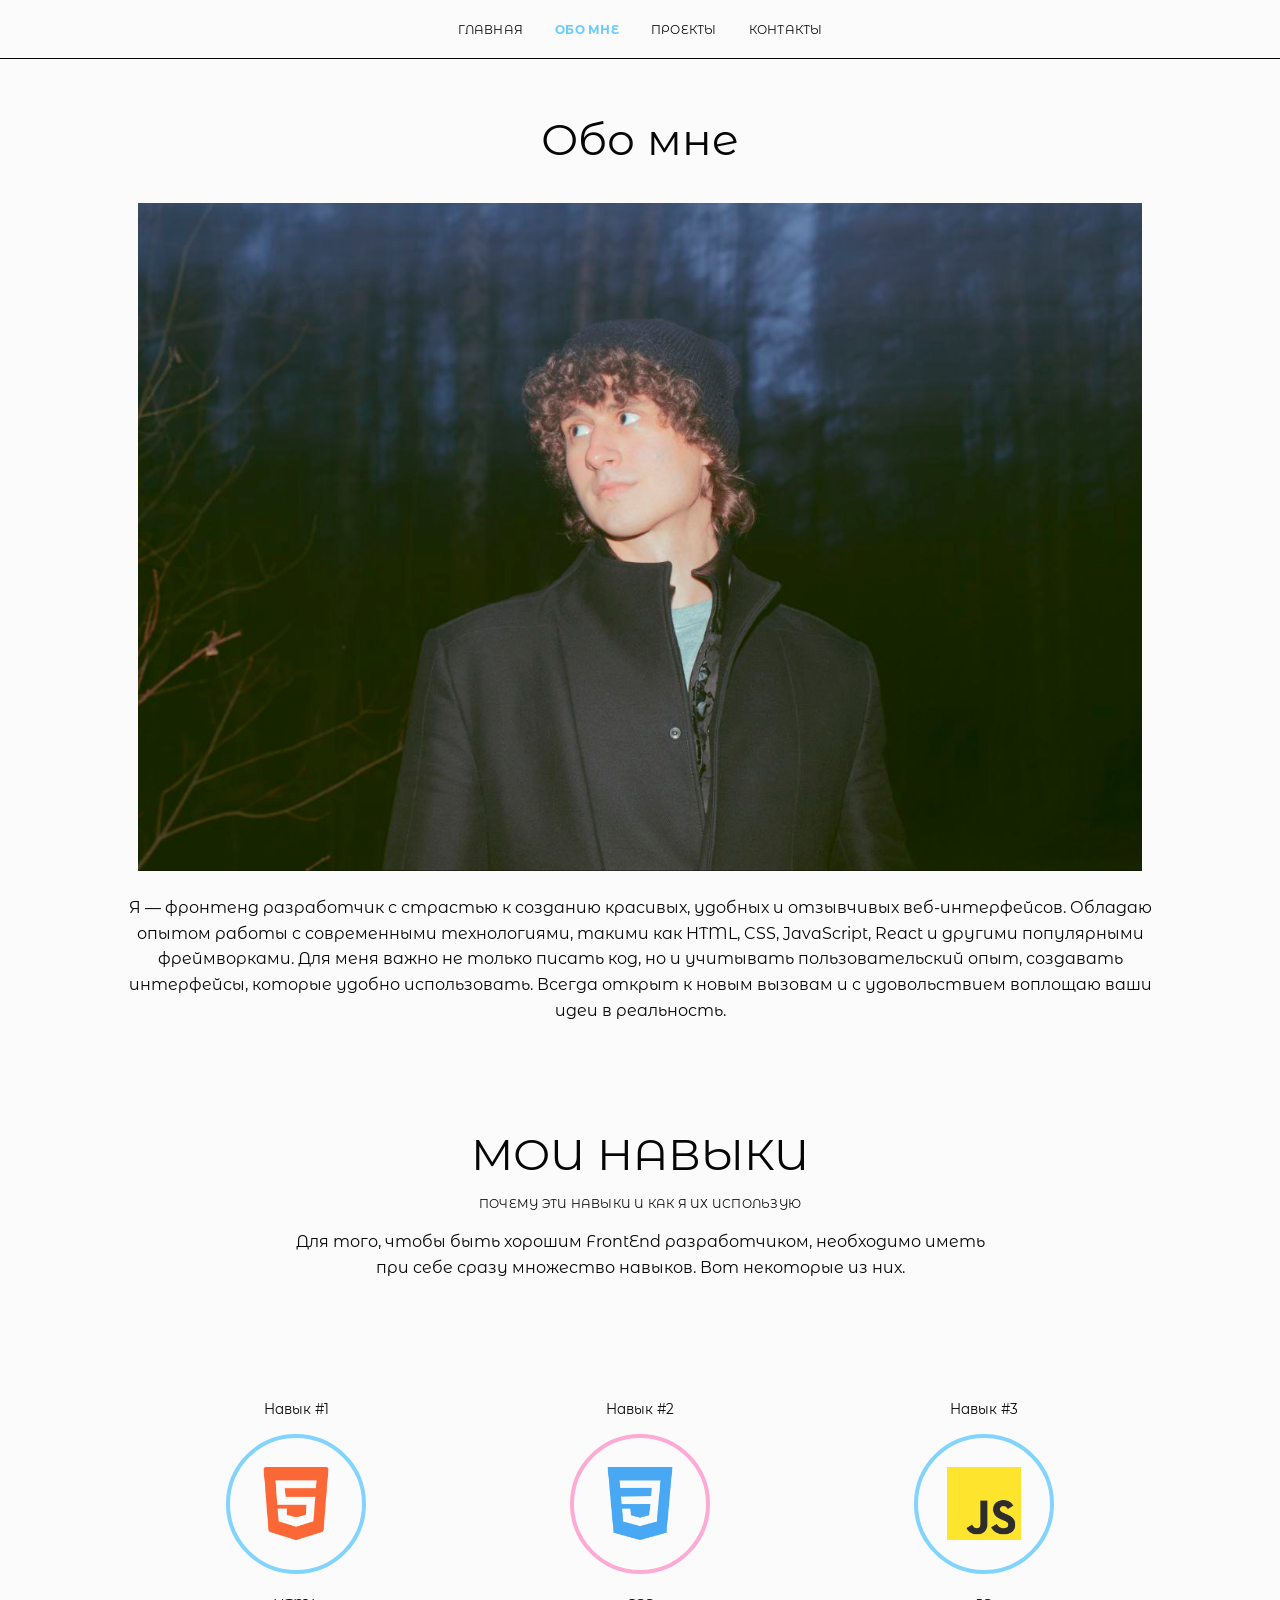
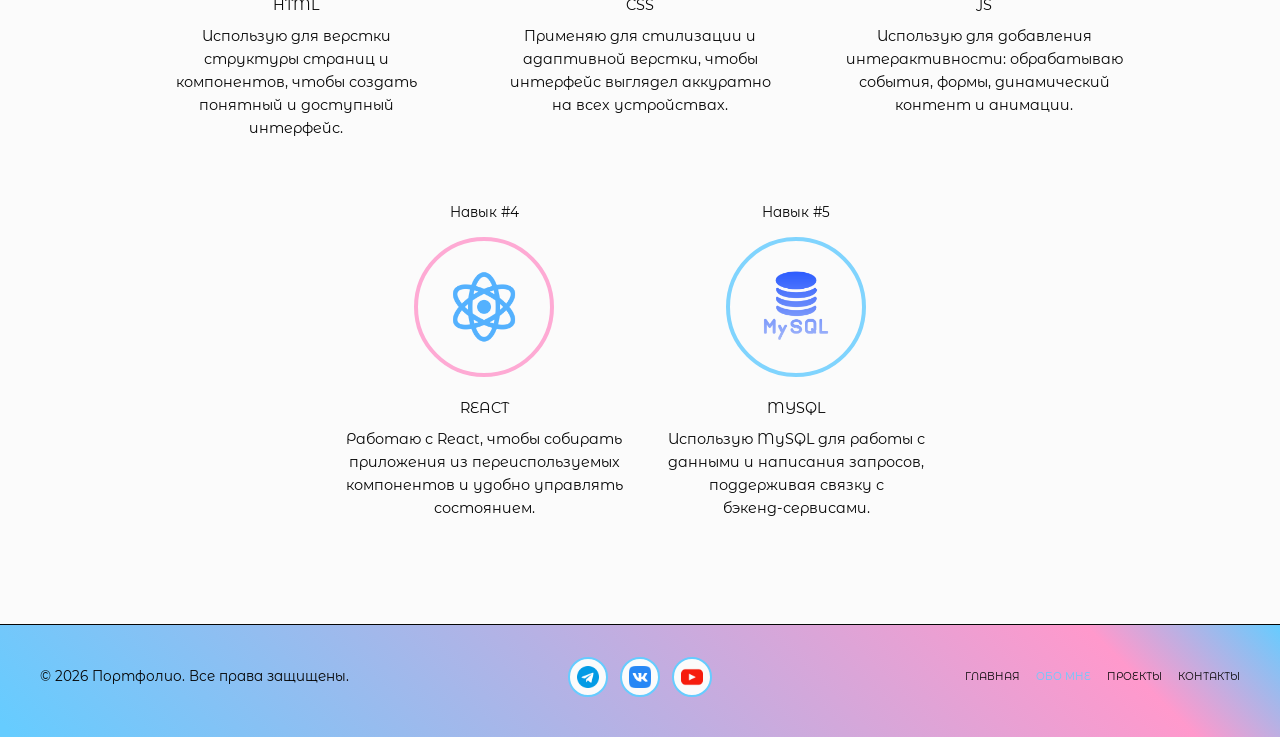
<file: skills.html>
<!DOCTYPE html>
<html lang="ru">
  <head>
    <meta charset="UTF-8" />
    <meta name="viewport" content="width=device-width, initial-scale=1.0" />
    <title>Мои навыки — Портфолио</title>
    <link rel="stylesheet" href="css/styles.css" />
  </head>
  <body class="has-fixed-header">
    <header class="site-header">
      <div class="site-header__inner">
        <nav aria-label="Основная навигация">
          <ul class="nav-main">
            <li><a href="index.html">Главная</a></li>
            <li><a href="skills.html" class="is-active">Обо мне</a></li>
            <li><a href="projects.html">Проекты</a></li>
            <li><a href="contacts.html">Контакты</a></li>
          </ul>
        </nav>
      </div>
    </header>

    <main>
      <section class="section">
        <div class="wrap text-center">
          <h1>Обо мне</h1>
          <div class="preview-box-1">
                <img src="images/iam.jpg" alt="Превью проекта 2" />
          </div>
          <p>
            Я — фронтенд разработчик с страстью к созданию красивых, удобных и отзывчивых веб-интерфейсов.
            Обладаю опытом работы с современными технологиями, такими как HTML, CSS, JavaScript, React и другими популярными фреймворками.
            Для меня важно не только писать код, но и учитывать пользовательский опыт, создавать интерфейсы, которые удобно использовать.
            Всегда открыт к новым вызовам и с удовольствием воплощаю ваши идеи в реальность.
          </p>
        </div>

        
      </section>

      <section class="page-hero">
        <h1>Мои навыки</h1>
        <p class="lead">Почему эти навыки и как я их использую</p>
        <p>
          Для того, чтобы быть хорошим FrontEnd разработчиком, необходимо иметь при себе сразу множество навыков. Вот некоторые из них.
        </p>
      </section>

      <section class="section">
        <div class="wrap">
          <div class="skills-grid">
            <article class="skill-card">
              <h3>Навык #1</h3>
              <div class="skill-icon skill-icon--a1">
                <img class="skill-icon__img" src="images/html.png" alt="HTML" />
              </div>
              <p class="skill-desc-title">HTML</p>
              <p>
                Использую для верстки структуры страниц и компонентов, чтобы создать понятный и доступный интерфейс.
              </p>
            </article>

            <article class="skill-card">
              <h3>Навык #2</h3>
              <div class="skill-icon skill-icon--a2">
                <img class="skill-icon__img" src="images/css.png" alt="CSS" />
              </div>
              <p class="skill-desc-title">CSS</p>
              <p>
                Применяю для стилизации и адаптивной верстки, чтобы интерфейс выглядел аккуратно на всех устройствах.
              </p>
            </article>

            <article class="skill-card">
              <h3>Навык #3</h3>
              <div class="skill-icon skill-icon--a1">
                <img class="skill-icon__img" src="images/js.png" alt="JavaScript" />
              </div>
              <p class="skill-desc-title">JS</p>
              <p>
                Использую для добавления интерактивности: обрабатываю события, формы, динамический контент и анимации.
              </p>
            </article>

            <div class="skills-grid__row2">
              <article class="skill-card">
                <h3>Навык #4</h3>
                <div class="skill-icon skill-icon--a2">
                  <img class="skill-icon__img" src="images/react.png" alt="React" />
                </div>
                <p class="skill-desc-title">React</p>
                <p>
                  Работаю с React, чтобы собирать приложения из переиспользуемых компонентов и удобно управлять состоянием.
                </p>
              </article>

              <article class="skill-card">
                <h3>Навык #5</h3>
                <div class="skill-icon skill-icon--a1">
                  <img class="skill-icon__img" src="images/sql.png" alt="SQL" />
                </div>
                <p class="skill-desc-title">MySql</p>
                <p>
                  Использую MySQL для работы с данными и написания запросов, поддерживая связку с бэкенд‑сервисами.
                </p>
              </article>
            </div>
          </div>
        </div>
      </section>
    </main>

    <footer class="site-footer">
      <div class="site-footer__inner">
        <div class="footer-left">
          <span>© 2026 Портфолио. Все права защищены.</span>
        </div>
        <div class="footer-center">
          <a class="social-circle" href="#" aria-label="Telegram">
            <img src="images/tg.png" alt="TG" />
          </a>
          <a class="social-circle" href="#" aria-label="VK">
            <img src="images/vk.png" alt="VK" />
          </a>
          <a class="social-circle" href="#" aria-label="YouTube">
            <img src="images/youtube.png" alt="YouTube" />
          </a>
        </div>
        <nav class="footer-right" aria-label="Подвал">
          <a href="index.html">Главная</a>
          <a href="skills.html" class="is-active">Обо мне</a>
          <a href="projects.html">Проекты</a>
          <a href="contacts.html">Контакты</a>
        </nav>
      </div>
    </footer>
  </body>
</html>
</file>
<file: css/styles.css>
/* Portfolio — общие стили по макетам */
@import url("https://fonts.googleapis.com/css2?family=Montserrat+Alternates:wght@400;500;600;700&display=swap");

:root {
  --bg: #fbfbfb;
  --gr: gray;
  --text: #060606;
  --accent-1: #66ccff;
  --accent-2: #ff99cc;
  --border-thick: 4px solid var(--text);
  --border-thick-2: 1px solid var(--gr);
  --font-body: "Montserrat Alternates", system-ui, sans-serif;
  --font-display: "Montserrat Alternates", system-ui, sans-serif;
}

*,
*::before,
*::after {
  box-sizing: border-box;
}

html {
  scroll-behavior: smooth;
}

body {
  margin: 0;
  min-height: 100vh;
  font-family: var(--font-body);
  font-weight: 400;
  font-size: 1rem;
  line-height: 1.6;
  color: var(--text);
  background: var(--bg);
}

img {
  max-width: 100%;
  height: auto;
  display: block;
}

a {
  color: inherit;
  text-decoration: none;
}

a:hover {
  color: var(--accent-1);
}

/* ——— Типографика ——— */
h1,
h2,
h3,
h4,
.font-display {
  font-family: var(--font-display);
  font-weight: 400;
  line-height: 1.25;
  margin: 0 0 0.75rem;
}

h1 {
  font-size: clamp(1.75rem, 4vw, 2.75rem);
}

h2 {
  font-size: clamp(1.35rem, 3vw, 2rem);
}

h3 {
  font-size: clamp(1rem, 2vw, 1.25rem);
}

p {
  margin: 0 0 1rem;
}

/* ——— Шапка ——— */
.site-header {
  position: fixed;
  top: 0;
  left: 0;
  right: 0;
  z-index: 100;
  background: var(--bg);
  border-bottom: 1px solid var(--text);
}

.site-header__inner {
  max-width: 1200px;
  margin: 0 auto;
  padding: 1rem 1.5rem;
  display: flex;
  justify-content: center;
  align-items: center;
}

.nav-main {
  display: flex;
  flex-wrap: wrap;
  gap: 2rem;
  justify-content: center;
  list-style: none;
  margin: 0;
  padding: 0;
}

.nav-main a {
  font-family: var(--font-display);
  font-size: 0.75rem;
  letter-spacing: 0.02em;
  text-transform: uppercase;
}

.nav-main a.is-active {
  font-weight: 700;
  color: var(--accent-1);
}

/* отступ под фиксированную шапку */
body.has-fixed-header {
  padding-top: 56px;
}

.visually-hidden {
  position: absolute;
  width: 1px;
  height: 1px;
  padding: 0;
  margin: -1px;
  overflow: hidden;
  clip: rect(0, 0, 0, 0);
  white-space: nowrap;
  border: 0;
}

/* ——— Контейнеры ——— */
.wrap {
  max-width: 1100px;
  margin: 0 auto;
  padding: 0 1.5rem;
}

.section {
  padding: 3.5rem 0;
}

.hero-full {
  padding: 0;
}

.section--tight {
  padding-top: 2rem;
}

.section--tight-bott {
  padding-bottom: 0rem;
}

.text-center {
  text-align: center;
}

/* ——— Кнопки ——— */
.btn-pill {
  display: inline-flex;
  align-items: center;
  justify-content: center;
  font-family: var(--font-display);
  font-size: 0.7rem;
  text-transform: uppercase;
  letter-spacing: 0.04em;
  padding: 0.85rem 1.75rem;
  border-radius: 999px;
  border: var(--border-thick);
  background: var(--bg);
  color: var(--text);
  cursor: pointer;
  transition: background 0.2s, color 0.2s, border-color 0.2s;
}

.btn-pill:hover {
  background: var(--accent-1);
  border-color: var(--accent-1);
  color: var(--text);
}

.btn-pill--accent {
  border-color: var(--accent-2);
}

.btn-pill--accent:hover {
  background: var(--accent-2);
  border-color: var(--accent-2);
}

/* ——— Hero с рамкой ——— */
.hero-box {
  border: var(--border-thick);
  min-height: 280px;
  display: flex;
  align-items: center;
  justify-content: center;
  padding: 2rem;
  margin: 0 auto;
  max-width: 900px;
  position: relative;
  overflow: hidden;
}

.hero-box--home {
  border: 0;
  padding: 0;
  margin: 0;
  max-width: none;
  min-height: calc(100vh - 56px);
}

.hero-box--accent {
  border-color: var(--accent-1);
  box-shadow: 8px 8px 0 var(--accent-2);
  animation: heroAccent 5s ease-in-out infinite;
}

@keyframes heroAccent {
  0%,
  100% {
    box-shadow: 8px 8px 0 var(--accent-2);
    border-color: var(--accent-1);
  }
  50% {
    box-shadow: 8px 8px 0 var(--accent-1);
    border-color: var(--accent-2);
  }
}

@media (prefers-reduced-motion: reduce) {
  .hero-box--accent {
    animation: none;
  }
}

.hero-box p {
  font-family: var(--font-display);
  font-size: clamp(0.85rem, 2vw, 1rem);
  text-align: center;
  margin: 0;
}

.hero-parallax {
  position: absolute;
  inset: 0;
  z-index: 0;
}

.hero-parallax img {
  width: 100%;
  height: 100%;
  object-fit: cover;
  transform: translate3d(0, 0, 0);
  will-change: transform;
}

.hero-me-title {
  position: relative;
  z-index: 1;
  font-family: var(--font-display);
  text-transform: lowercase;
  margin: 0;
}

.hero-overlay-text {
  position: absolute;
  right: 3rem;
  top: 50%;
  transform: translateY(-50%);
  z-index: 2;
  margin: 0;
  padding: 0;
  max-width: 42ch;
  color: #ffffff;
  font-family: var(--font-display);
  text-transform: none;
  font-size: clamp(1.1rem, 3vw, 2rem);
  line-height: 1.2;
  text-shadow: 0 2px 12px rgba(0, 0, 0, 0.45);
}
.hero-overlay-text-add {
  font-size: clamp(5rem, 3vw, 3rem);
}


/* ——— Сетка проектов (главная) ——— */
.project-row {
  display: grid;
  grid-template-columns: 1fr 1fr;
  gap: 2.5rem;
  align-items: center;
  margin-bottom: 4rem;
}

.project-row:last-child {
  margin-bottom: 0;
}

.project-row--reverse .project-row__text {
  order: 2;
}

.project-row--reverse .project-row__preview {
  order: 1;
}

.project-row__text h2 {
  margin-bottom: 0.5rem;
}

.project-row__subtitle {
  font-family: var(--font-display);
  font-size: 0.7rem;
  text-transform: uppercase;
  margin-bottom: 1rem;
  opacity: 0.9;
}

.preview-box {
  border: var(--border-thick-2);
  min-height: 220px;
  display: flex;
  align-items: center;
  justify-content: center;
  padding: 1.5rem;
  background: linear-gradient(135deg, rgba(102, 204, 255, 0.12) 0%, rgba(255, 153, 204, 0.12) 100%);
  position: relative;
  overflow: hidden;
  border-radius: 1.25rem;
}

.preview-box-1 {
  min-height: 220px;
  display: flex;
  align-items: center;
  justify-content: center;
  padding: 1.5rem;
  background: linear-gradient(135deg, rgba(102, 204, 255, 0) 0%, rgba(255, 153, 204, 0) 100%);
  position: relative;
  overflow: hidden;
  border-radius: 1.25rem;
}

.preview-box img {
  position: absolute;
  inset: 0;
  width: 100%;
  height: 100%;
  object-fit: cover;
  transition: transform 0.25s ease;
}

.preview-box:hover img {
  transform: none;
}

.preview-box {
  transform-origin: center;
  transition: transform 0.25s ease;
}

.preview-box:hover {
  transform: scale(1.04);
  z-index: 3;
}

/* ——— Форма контактов (главная) ——— */
.contact-block__title {
  font-family: var(--font-display);
  font-size: clamp(1.25rem, 3vw, 1.75rem);
  text-align: center;
  margin-bottom: 2rem;
  text-transform: uppercase;
}

.projects-page-title {
  margin-bottom: 2rem;
  text-transform: uppercase;
}

.form-inline {
  display: flex;
  flex-direction: column;
  align-items: center;
  gap: 1rem;
  max-width: 480px;
  margin: 0 auto;
}

.input-pill {
  width: 100%;
  font-family: var(--font-body);
  font-size: 1rem;
  padding: 0.9rem 1.5rem;
  border-radius: 999px;
  border: 2px solid var(--text);
  background: var(--bg);
  color: var(--text);
}

.input-pill:focus {
  outline: none;
  border-color: var(--accent-1);
  box-shadow: 0 0 0 3px rgba(102, 204, 255, 0.35);
}

.btn-submit {
  font-family: var(--font-display);
  font-size: 0.75rem;
  padding: 0.75rem 2.5rem;
  border-radius: 999px;
  border: var(--border-thick);
  background: var(--text);
  color: var(--bg);
  cursor: pointer;
  text-transform: uppercase;
  transition: background 0.2s, color 0.2s;
}

.btn-submit:hover {
  background: var(--accent-2);
  color: var(--text);
  border-color: var(--accent-2);
}

/* ——— Футер ——— */
.site-footer {
  border-top: 1px solid var(--text);
  margin-top: 2rem;
  padding: 2rem 1.5rem 2.5rem;
}

.site-footer__inner {
  max-width: 1200px;
  margin: 0 auto;
  display: grid;
  grid-template-columns: 1fr auto 1fr;
  gap: 2rem;
  align-items: center;
}

.footer-left {
  display: flex;
  flex-wrap: wrap;
  gap: 1rem 1.5rem;
  font-size: 0.85rem;
}

.footer-center {
  display: flex;
  gap: 0.75rem;
  justify-content: center;
}

.social-circle {
  width: 40px;
  height: 40px;
  border-radius: 50%;
  border: 2px solid var(--accent-1);
  background: var(--bg);
  transition: background 0.2s, border-color 0.2s;
  display: inline-flex;
  align-items: center;
  justify-content: center;
}

.social-circle img {
  width: 60%;
  height: 60%;
  object-fit: contain;
}

.social-circle:nth-child(1):hover {
  background: var(--accent-1);
  border-color: var(--accent-1);
}

.social-circle:nth-child(2):hover {
  background: var(--accent-2);
  border-color: var(--accent-2);
}

.social-circle:nth-child(3):hover {
  background: var(--text);
  border-color: var(--text);
}

.footer-right {
  display: flex;
  flex-wrap: wrap;
  gap: 0.75rem 1rem;
  justify-content: flex-end;
  font-family: var(--font-display);
  font-size: 0.65rem;
  text-transform: uppercase;
}

.footer-right a.is-active {
  color: var(--accent-1);
}

@media (max-width: 768px) {
  .site-footer__inner {
    grid-template-columns: 1fr;
    text-align: center;
  }

  .footer-left,
  .footer-right {
    justify-content: center;
  }

  .project-row {
    grid-template-columns: 1fr;
  }

  .project-row--reverse .project-row__text,
  .project-row--reverse .project-row__preview {
    order: unset;
  }
}

/* ——— Страница навыков ——— */
.page-hero {
  text-align: center;
  padding: 2rem 0 3rem;
  max-width: 720px;
  margin: 0 auto;
}

.page-hero h1 {
  margin-bottom: 0.75rem;
  text-transform: uppercase;
}

.page-hero .lead {
  font-family: var(--font-display);
  font-size: 0.75rem;
  text-transform: uppercase;
  margin-bottom: 1rem;
  letter-spacing: 0.02em;
}

.skills-grid {
  display: grid;
  grid-template-columns: repeat(3, 1fr);
  gap: 3rem 2rem;
  justify-items: center;
  max-width: 1000px;
  margin: 0 auto;
}

.skills-grid__row2 {
  grid-column: 1 / -1;
  display: flex;
  flex-wrap: wrap;
  justify-content: center;
  gap: 3rem 2rem;
}

.skill-card {
  max-width: 280px;
  text-align: center;
}

.skill-card h3 {
  font-size: 0.85rem;
  margin-bottom: 1rem;
}

.skill-icon {
  width: 140px;
  height: 140px;
  margin: 0 auto 1.25rem;
  border: var(--border-thick);
  border-radius: 50%;
  display: flex;
  align-items: center;
  justify-content: center;
  padding: 0.75rem;
  background: var(--bg);
  opacity: 0.82;
  transition: transform 0.2s ease, opacity 0.2s ease;
}

.skill-icon--a1 {
  border-color: var(--accent-1);
}

.skill-icon--a2 {
  border-color: var(--accent-2);
}

.skill-icon__img {
  width: 68%;
  height: 68%;
  object-fit: contain;
}

.skill-card:hover .skill-icon,
.skill-card:focus-within .skill-icon {
  opacity: 1;
  transform: scale(1.04);
}

.skill-icon span {
  font-family: var(--font-display);
  font-size: 0.55rem;
  line-height: 1.3;
  text-align: center;
  text-transform: uppercase;
}

.skill-desc-title {
  font-family: var(--font-display);
  font-size: 0.6rem;
  text-transform: uppercase;
  margin-bottom: 0.5rem;
}

.skill-card p {
  font-size: 0.9rem;
  color: var(--text);
}

@media (max-width: 900px) {
  .skills-grid {
    grid-template-columns: 1fr 1fr;
  }

  .skills-grid__row2 {
    grid-column: auto;
    display: contents;
  }
}

@media (max-width: 560px) {
  .skills-grid {
    grid-template-columns: 1fr;
  }
}

/* ——— Страница проектов ——— */
.featured-project {
  display: grid;
  grid-template-columns: 1fr 1fr;
  gap: 2.5rem;
  align-items: start;
  margin-bottom: 4rem;
}

.featured-project h2 {
  font-family: var(--font-display);
  font-size: 0.85rem;
  margin-bottom: 0.5rem;
  text-transform: uppercase;
}

.featured-project .label {
  font-family: var(--font-display);
  font-size: 0.65rem;
  text-transform: uppercase;
  margin-bottom: 0.75rem;
}

.featured-project__actions {
  margin-top: 1.5rem;
}

.featured-preview {
  border: var(--border-thick-2);
  min-height: 280px;
  display: flex;
  align-items: center;
  justify-content: center;
  background: linear-gradient(160deg, rgba(102, 204, 255, 0.15), rgba(255, 153, 204, 0.15));
  position: relative;
  overflow: hidden;
  border-radius: 1.25rem;
}

.featured-preview img {
  position: absolute;
  inset: 0;
  width: 100%;
  height: 100%;
  object-fit: cover;
  transition: transform 0.25s ease;
}

.featured-preview:hover img {
  transform: none;
}

.featured-preview {
  transform-origin: center;
  transition: transform 0.25s ease;
}

.featured-preview:hover {
  transform: scale(1.02);
  z-index: 3;
}

.other-projects__title {
  text-align: center;
  margin-bottom: 2.5rem;
  text-transform: uppercase;
}

.projects-carousel {
  display: flex;
  gap: 1.25rem;
  overflow-x: auto;
  padding-bottom: 0.5rem;
  scroll-snap-type: x mandatory;
  -webkit-overflow-scrolling: touch;
}

.project-card {
  flex: 0 0 min(280px, 85vw);
  scroll-snap-align: start;
}

.project-card__img {
  border-radius: 1.25rem;
  border: 2px solid var(--text);
  min-height: 160px;
  display: flex;
  align-items: center;
  justify-content: center;
  position: relative;
  overflow: hidden;
  margin-bottom: 1rem;
  background: var(--bg);
}

.project-card__img img {
  position: absolute;
  inset: 0;
  width: 100%;
  height: 100%;
  object-fit: cover;
  transition: transform 0.25s ease;
}

.project-card__img:hover img {
  transform: none;
}

.project-card__img {
  transform-origin: center;
  transition: transform 0.25s ease;
}

.project-card__img:hover {
  transform: scale(1.05);
  z-index: 3;
}
.project-card__badge {
  position: absolute;
  bottom: 10px;
  right: 10px;
  width: 28px;
  height: 28px;
  border-radius: 50%;
  border: 2px solid var(--accent-2);
  background: var(--bg);
  display: inline-flex;
  align-items: center;
  justify-content: center;
  font-family: var(--font-display);
  color: var(--accent-2);
  font-size: 1rem;
  text-transform: none;
  z-index: 2;
}

.project-card h3 {
  font-size: 0.8rem;
  margin-bottom: 0.35rem;
}

.project-card .label {
  font-family: var(--font-display);
  font-size: 0.55rem;
  text-transform: uppercase;
  margin-bottom: 0.5rem;
}

.cta-github {
  text-align: center;
  padding: 3rem 0 1rem;
}

.cta-github a {
  font-family: var(--font-display);
  font-size: 0.85rem;
  text-decoration: underline;
  text-underline-offset: 4px;
}

.cta-github a:hover {
  color: var(--accent-2);
}

@media (max-width: 768px) {
  .featured-project {
    grid-template-columns: 1fr;
  }
}

/* ——— Страница контактов ——— */
.contact-hero {
  text-align: center;
  padding: 2rem 0 3rem;
  max-width: 560px;
  margin: 0 auto;
}

.contact-hero h1 {
  margin-bottom: 1.25rem;
  text-transform: uppercase;
}

.inverted-text {
  display: flex;
  flex-direction: column;
  align-items: center;
  gap: 0.35rem;
}

.inverted-text p {
  margin: 0;
  max-width: 100%;
}

.inverted-text p:nth-child(1) {
  max-width: 95%;
}

.inverted-text p:nth-child(2) {
  max-width: 78%;
}

.inverted-text p:nth-child(3) {
  max-width: 62%;
}

.contact-methods {
  display: grid;
  grid-template-columns: 1fr 1.2fr 1fr;
  gap: 2rem;
  align-items: start;
  max-width: 1000px;
  margin: 0 auto 4rem;
  padding: 0 1rem;
}

.contact-methods__col {
  font-size: 0.95rem;
}

.contact-methods__center {
  text-align: center;
}

.contact-methods--hours-left {
  grid-template-columns: 1fr;
  max-width: 560px;
  margin: 0 auto 3.5rem;
}

.contact-methods--hours-left .contact-methods__col {
  text-align: left;
}

.contacts-grid {
  display: grid;
  grid-template-columns: 1fr 1fr;
  gap: 2.5rem;
  max-width: 1100px;
  margin: 0 auto 4rem;
  padding: 0 1.5rem;
  align-items: start;
}

.contacts-grid__left {
  text-align: center;
}

.contacts-grid__right {
  text-align: center;
}

.contacts-form-title {
  font-family: var(--font-display);
  text-transform: uppercase;
  font-size: clamp(1rem, 2.5vw, 1.35rem);
  margin: 0 0 1.25rem;
}

.work-hours {
  margin-top: 1.25rem;
  font-family: var(--font-display);
  font-size: 0.65rem;
  line-height: 1.5;
  text-transform: uppercase;
}

.email-label {
  font-family: var(--font-display);
  font-size: 0.65rem;
  text-transform: uppercase;
  margin-bottom: 0.75rem;
}

.email-cta {
  position: relative;
  display: inline-flex;
  flex-direction: column;
  align-items: center;
  gap: 0.75rem;
  border: var(--border-thick);
  border-radius: 1rem;
  padding: 1.65rem 2rem 2.2rem;
  min-width: 240px;
  background: linear-gradient(180deg, rgba(102, 204, 255, 0.08), rgba(255, 153, 204, 0.08));
}

.email-cta__input {
  width: 100%;
  font-family: var(--font-body);
  font-size: 1rem;
  padding: 0.85rem 1.25rem;
  border-radius: 999px;
  border: 2px solid var(--text);
  background: var(--bg);
  color: var(--text);
}

.email-cta__input:focus {
  outline: none;
  border-color: var(--accent-1);
  box-shadow: 0 0 0 3px rgba(102, 204, 255, 0.35);
}

.email-cta__btn {
  font-family: var(--font-display);
  font-size: 0.75rem;
  padding: 0.75rem 2.25rem;
  border-radius: 999px;
  border: var(--border-thick);
  background: var(--text);
  color: var(--bg);
  cursor: pointer;
  text-transform: uppercase;
  transition: background 0.2s, color 0.2s, border-color 0.2s;
}

.email-cta__dot {
  position: absolute;
  bottom: 12px;
  right: 12px;
  width: 20px;
  height: 20px;
  border-radius: 50%;
  background: var(--accent-1);
  border: 2px solid var(--text);
}

.email-cta__btn:hover {
  background: var(--accent-2);
  color: var(--text);
  border-color: var(--accent-2);
}

.contact-methods__right {
  font-family: var(--font-display);
  font-size: 0.65rem;
  line-height: 1.5;
  text-transform: uppercase;
  text-align: right;
}

.map-section {
  padding: 2rem 0 4rem;
}

.map-section h2 {
  text-align: center;
  margin-bottom: 2rem;
  font-size: clamp(1rem, 2.5vw, 1.35rem);
  text-transform: uppercase;
}

.feedback-square {
  border: var(--border-thick);
  border-radius: 1.25rem;
  padding: 2rem 1.5rem;
  background: linear-gradient(135deg, rgba(102, 204, 255, 0.08) 0%, rgba(255, 153, 204, 0.08) 100%);
}

.feedback-form {
  max-width: 520px;
  margin: 0 auto;
  display: flex;
  flex-direction: column;
  gap: 1rem;
}

.textarea-pill {
  width: 100%;
  font-family: var(--font-body);
  font-size: 1rem;
  padding: 0.9rem 1.5rem;
  border-radius: 999px;
  border: 2px solid var(--text);
  background: var(--bg);
  color: var(--text);
  min-height: 140px;
  resize: vertical;
}

.textarea-pill:focus {
  outline: none;
  border-color: var(--accent-1);
  box-shadow: 0 0 0 3px rgba(102, 204, 255, 0.35);
}

.map-placeholder {
  border-top: var(--border-thick);
  border-bottom: var(--border-thick);
  border-left: none;
  border-right: none;
  min-height: 280px;
  display: flex;
  align-items: stretch;
  justify-content: stretch;
  background: rgba(6, 6, 6, 0.03);
}

.map-iframe {
  width: 100%;
  height: 280px;
  border: 0;
}

.map-pin {
  width: 48px;
  height: 48px;
  position: relative;
}

.map-pin::before {
  content: "";
  position: absolute;
  top: 0;
  left: 50%;
  transform: translateX(-50%);
  width: 28px;
  height: 28px;
  border-radius: 50%;
  border: 3px solid var(--text);
  background: var(--accent-2);
}

.map-pin::after {
  content: "";
  position: absolute;
  bottom: 2px;
  left: 50%;
  transform: translateX(-50%);
  width: 0;
  height: 0;
  border-left: 14px solid transparent;
  border-right: 14px solid transparent;
  border-top: 22px solid var(--accent-1);
}

@media (max-width: 768px) {
  .contact-methods {
    grid-template-columns: 1fr;
    text-align: center;
  }

  .contacts-grid {
    grid-template-columns: 1fr;
    padding: 0 1rem;
    text-align: center;
  }

  .contacts-grid__left,
  .contacts-grid__right {
    text-align: center;
  }

  .contact-methods__right {
    text-align: center;
  }

  .inverted-text p {
    max-width: 100% !important;
  }
}




.alert-wrapper {
  display: flex;
  justify-content: center;
  align-items: center;
  gap: 20px;
  margin-top: 40px;
  text-align: left;
}

.alert-box {
  display: flex;
  align-items: center;
  gap: 12px;
  padding: 12px 16px;
  background-color: #ffffff;
  border-radius: 12px;
  box-shadow: 0 1px 3px rgba(0, 0, 0, 0.1);
  max-width: 320px;
  font-family: sans-serif;
  color: #333;
  border: 1px solid #e0e0e0;
}

.alert-box-left {
  display: flex;
  gap: 12px;
  padding: 12px 16px;
  background-color: #ffffff;
  border-radius: 12px;
  box-shadow: 0 1px 3px rgba(0, 0, 0, 0.1);
  max-width: 320px;
  font-family: sans-serif;
  color: #333;
  border: 1px solid #e0e0e0;
}

.alert-icon {
  flex-shrink: 0;
  width: 24px;
  height: 24px;
  background-color: #ffffff;
  border-radius: 4px;
}

.alert-text {
  font-size: 14px;
  line-height: 1.4;
}



.site-footer {
  border-top: 1px solid var(--text);
  margin-top: 2rem;
  padding: 2rem 1.5rem 2.5rem;
  background: -webkit-linear-gradient(45deg, rgb(102, 204, 255) 1%, rgb(255, 153, 204) 86%, rgb(102, 204, 255) 100%);
  background: -moz-linear-gradient(45deg, rgb(102, 204, 255) 1%, rgb(255, 153, 204) 86%, rgb(102, 204, 255) 100%);
  background: linear-gradient(45deg, rgb(102, 204, 255) 1%, rgb(255, 153, 204) 86%, rgb(102, 204, 255) 100%);
}




.contacts-grid {
  display: flex;
  justify-content: center;
  align-items: flex-start;
  padding: 40px 20px;
}

.contacts-grid__right {
  width: 100%;
  max-width: 500px;
}


.project-gallery__images {
  display: flex;
  gap: 16px;
  justify-content: center;
  flex-wrap: nowrap; /* важно: не переносить на новую строку */
  max-width: 800px;
  margin: 0 auto;
}

.project-gallery__images img {
  width: 400px;
  height: 200px;
  object-fit: cover;
  border-radius: 1.25rem;
  border: 2px solid var(--text);
  flex-shrink: 1;
}
</file>
